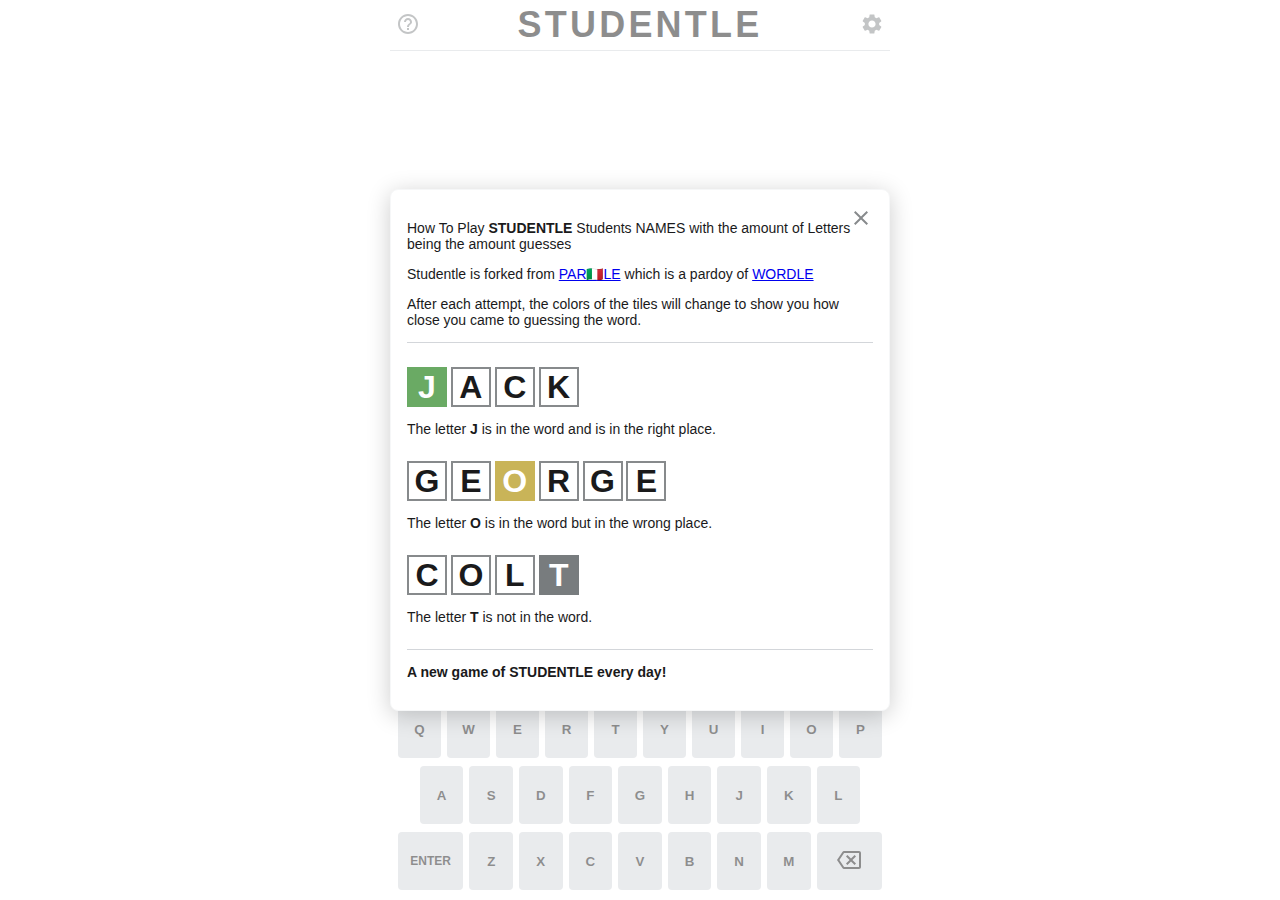
<file: index.html>
<!DOCTYPE html>
<html lang="it">
  <head>
    <meta charset="UTF-8" />
    <meta name="viewport" content="width=device-width, initial-scale=1.0, user-scalable=no" />

    <title>Studentle - Wordle But With Students</title>
    <!--<meta name="description" content="Guess the hidden word in 6 tries. A new puzzle is available each day.">-->
    <meta name="description" content="Guess the hidden student. A new puzzle is available each day.">
     
    <!-- FB Meta Tags -->
    <meta property="og:url" content="https://studentle.jackunderwood.org">
    <meta property="og:type" content="website">
    <meta property="og:title" content="Studentle - Wordle But With Students">
    <meta property="og:description" content="Guess the hidden student. A new puzzle is available each day.">
    <meta property="og:image" content=""> <!-- CHANGE LATER -->

    <!-- Twitter Meta Tags -->
    <meta name="twitter:card" content="summary_large_image">
    <meta property="twitter:domain" content="pietroppeter.github.io/wordle-it">

<link rel="apple-touch-icon" sizes="180x180" href="/apple-touch-icon.png">
<link rel="icon" type="image/png" sizes="32x32" href="/favicon-32x32.png">
<link rel="icon" type="image/png" sizes="16x16" href="/favicon-16x16.png">
<link rel="manifest" href="/site.webmanifest">
    <script>
     function randomAnalytics() {
      // analytics are loaded once every X times
      const times = 20;

      // pick a random number
      var index = Math.floor(Math.random()*times);
      console.log(index)

      if (index === 0) {
        console.log("loading analytics")
        // Append JS file to head section.
        var script = document.createElement('script');
        script.defer = true
        script.setAttribute('data-domain', 'pietroppeter.github.io/wordle-it')
        script.src = 'https://plausible.io/js/plausible.js';
        document.getElementsByTagName('head')[0].appendChild(script);	
      }
      else {
        console.log("NOT loading analytics")
      }
     };
    </script>
    <style>
      /* Global Styles & Colors */
      :root {
        --green: #6aaa64;
        --darkendGreen: #538d4e;
        --yellow: #c9b458;
        --darkendYellow: #b59f3b;
        --lightGray: #d8d8d8;
        --gray: #86888a;
        --darkGray: #939598;
        --white: #fff;
        --black: #212121;
        /* Colorblind colors */
        --orange: #f5793a;
        --blue: #85c0f9;
        font-family: 'Clear Sans', 'Helvetica Neue', Arial, sans-serif;
        font-size: 16px;
        --header-height: 50px;
        --keyboard-height: 200px;
        --game-max-width: 500px;
      }
      /* Light theme colors */
      :root {
        --color-tone-1: #1a1a1b;
        --color-tone-2: #787c7e;
        --color-tone-3: #878a8c;
        --color-tone-4: #d3d6da;
        --color-tone-5: #edeff1;
        --color-tone-6: #f6f7f8;
        --color-tone-7: #ffffff;
        --opacity-50: rgba(255, 255, 255, 0.5);
      }
      /* Dark Theme Colors */
      .nightmode {
        --color-tone-1: #d7dadc;
        --color-tone-2: #818384;
        --color-tone-3: #565758;
        --color-tone-4: #3a3a3c;
        --color-tone-5: #272729;
        --color-tone-6: #1a1a1b;
        --color-tone-7: #121213;
        --opacity-50: rgba(0, 0, 0, 0.5);
      }
      /* Constant colors and colors derived from theme */
      :root,
      .nightmode {
        --color-background: var(--color-tone-7);
      }
      :root {
        --color-present: var(--yellow);
        --color-correct: var(--green);
        --color-absent: var(--color-tone-2);
        --tile-text-color: var(--color-tone-7);
        --key-text-color: var(--color-tone-1);
        --key-evaluated-text-color: var(--color-tone-7);
        --key-bg: var(--color-tone-4);
        --key-bg-present: var(--color-present);
        --key-bg-correct: var(--color-correct);
        --key-bg-absent: var(--color-absent);
        --modal-content-bg: var(--color-tone-7);
      }
      .nightmode {
        --color-present: var(--darkendYellow);
        --color-correct: var(--darkendGreen);
        --color-absent: var(--color-tone-4);
        --tile-text-color: var(--color-tone-1);
        --key-text-color: var(--color-tone-1);
        --key-evaluated-text-color: var(--color-tone-1);
        --key-bg: var(--color-tone-2);
        --key-bg-present: var(--color-present);
        --key-bg-correct: var(--color-correct);
        --key-bg-absent: var(--color-absent);
        --modal-content-bg: var(--color-tone-7);
      }
      .colorblind {
        --color-correct: var(--orange);
        --color-present: var(--blue);
        --tile-text-color: var(--white);
        --key-bg-present: var(--color-present);
        --key-bg-correct: var(--color-correct);
        --key-bg-absent: var(--color-absent);
      }
      html {
        height: 100%;
      }
      body {
        height: 100%;
        background-color: var(--color-background);
        margin: 0;
        padding: 0;
        /* Prevent scrollbar appearing on page transition */
        overflow-y: hidden;
      }
      h2{
         margin: 
      }
    </style>
  </head>
  <body onload="randomAnalytics();">

    <script>
      (function () {
        // Defining the hash before the main bundle allows the bundle access window.hash
        window.wordle = window.wordle || {};
        window.wordle.hash = 'studentle v1';
      })();
    </script>
    <script src="wordle-it.js"></script>
    <game-app></game-app>
    
  </body>
</html>
</file>
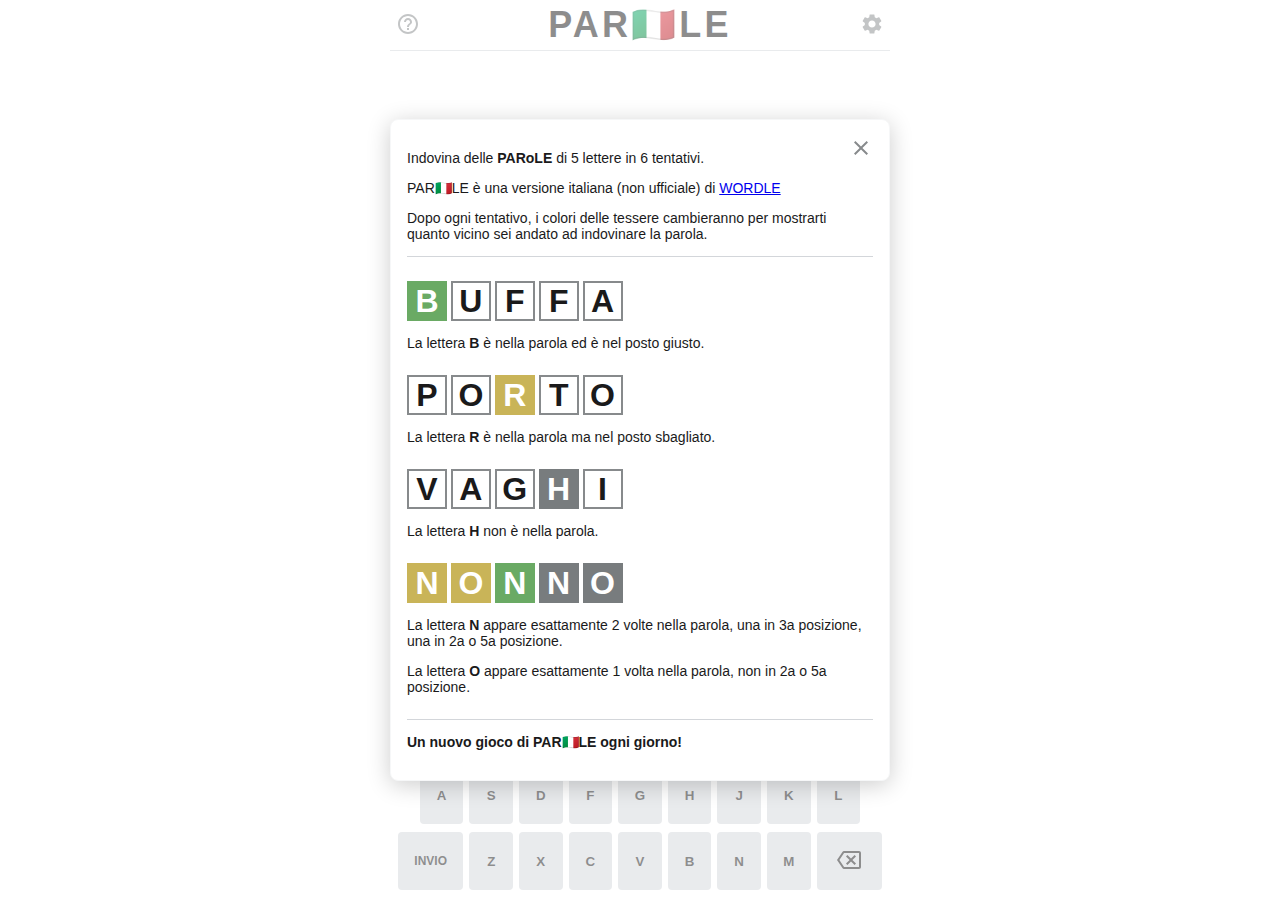
<file: test/index.html>
<!DOCTYPE html>
<html lang="it">
  <head>
    <meta charset="UTF-8" />
    <meta name="viewport" content="width=device-width, initial-scale=1.0, user-scalable=no" />

    <title>Par🇮🇹le - Un gioco di parole al giorno (Wordle in italiano)</title>
    <!--<meta name="description" content="Guess the hidden word in 6 tries. A new puzzle is available each day.">-->
    <meta name="description" content="Indovina la parola nascosta in 6 tentativi. Un nuovo puzzle ogni giorno.">
    
    <!-- FB Meta Tags -->
    <meta property="og:url" content="https://pietroppeter.github.io/wordle-it/wordle.html">
    <meta property="og:type" content="website">
    <meta property="og:title" content="Par🇮🇹le - Un gioco di parole al giorno (Wordle in italiano)">
    <meta property="og:description" content="Indovina la parola nascosta in 6 tentativi. Un nuovo puzzle ogni giorno.">
    <meta property="og:image" content="https://pietroppeter.github.io/wordle-it/images/parle_og_1200x630.png">

    <!-- Twitter Meta Tags -->
    <meta name="twitter:card" content="summary_large_image">
    <meta property="twitter:domain" content="pietroppeter.github.io/wordle-it">

    <meta name="theme-color" content="#6aaa64" />
    <link rel="manifest" href="manifest.json" />
    <link href="images/parle_logo_32x32.png" rel="icon shortcut" sizes="3232" />
    <link href="images/parle_logo_192x192.png" rel="apple-touch-icon" />
    <script>
     function randomAnalytics() {
      // analytics are loaded once every X times
      const times = 10;

      // pick a random number
      var index = Math.floor(Math.random()*times);
      console.log(index)

      if (index === 0) {
        console.log("loading analytics")
        // Append JS file to head section.
        var script = document.createElement('script');
        script.defer = true
        script.setAttribute('data-domain', 'pietroppeter.github.io/wordle-it')
        script.src = 'https://plausible.io/js/plausible.js';
        document.getElementsByTagName('head')[0].appendChild(script);	
      }
      else {
        console.log("NOT loading analytics")
      }
     };
    </script>
    <style>
      /* Global Styles & Colors */
      :root {
        --green: #6aaa64;
        --darkendGreen: #538d4e;
        --yellow: #c9b458;
        --darkendYellow: #b59f3b;
        --lightGray: #d8d8d8;
        --gray: #86888a;
        --darkGray: #939598;
        --white: #fff;
        --black: #212121;
        /* Colorblind colors */
        --orange: #f5793a;
        --blue: #85c0f9;
        font-family: 'Clear Sans', 'Helvetica Neue', Arial, sans-serif;
        font-size: 16px;
        --header-height: 50px;
        --keyboard-height: 200px;
        --game-max-width: 500px;
      }
      /* Light theme colors */
      :root {
        --color-tone-1: #1a1a1b;
        --color-tone-2: #787c7e;
        --color-tone-3: #878a8c;
        --color-tone-4: #d3d6da;
        --color-tone-5: #edeff1;
        --color-tone-6: #f6f7f8;
        --color-tone-7: #ffffff;
        --opacity-50: rgba(255, 255, 255, 0.5);
      }
      /* Dark Theme Colors */
      .nightmode {
        --color-tone-1: #d7dadc;
        --color-tone-2: #818384;
        --color-tone-3: #565758;
        --color-tone-4: #3a3a3c;
        --color-tone-5: #272729;
        --color-tone-6: #1a1a1b;
        --color-tone-7: #121213;
        --opacity-50: rgba(0, 0, 0, 0.5);
      }
      /* Constant colors and colors derived from theme */
      :root,
      .nightmode {
        --color-background: var(--color-tone-7);
      }
      :root {
        --color-present: var(--yellow);
        --color-correct: var(--green);
        --color-absent: var(--color-tone-2);
        --tile-text-color: var(--color-tone-7);
        --key-text-color: var(--color-tone-1);
        --key-evaluated-text-color: var(--color-tone-7);
        --key-bg: var(--color-tone-4);
        --key-bg-present: var(--color-present);
        --key-bg-correct: var(--color-correct);
        --key-bg-absent: var(--color-absent);
        --modal-content-bg: var(--color-tone-7);
      }
      .nightmode {
        --color-present: var(--darkendYellow);
        --color-correct: var(--darkendGreen);
        --color-absent: var(--color-tone-4);
        --tile-text-color: var(--color-tone-1);
        --key-text-color: var(--color-tone-1);
        --key-evaluated-text-color: var(--color-tone-1);
        --key-bg: var(--color-tone-2);
        --key-bg-present: var(--color-present);
        --key-bg-correct: var(--color-correct);
        --key-bg-absent: var(--color-absent);
        --modal-content-bg: var(--color-tone-7);
      }
      .colorblind {
        --color-correct: var(--orange);
        --color-present: var(--blue);
        --tile-text-color: var(--white);
        --key-bg-present: var(--color-present);
        --key-bg-correct: var(--color-correct);
        --key-bg-absent: var(--color-absent);
      }
      html {
        height: 100%;
      }
      body {
        height: 100%;
        background-color: var(--color-background);
        margin: 0;
        padding: 0;
        /* Prevent scrollbar appearing on page transition */
        overflow-y: hidden;
      }
    </style>
  </head>
  <body onload="randomAnalytics();">
    <script>
      (function () {
        // Defining the hash before the main bundle allows the bundle access window.hash
        window.wordle = window.wordle || {};
        window.wordle.hash = 'parle v220317';
      })();
    </script>
    <script src="wordle-it.js"></script>
    <game-app></game-app>
  </body>
</html>
</file>
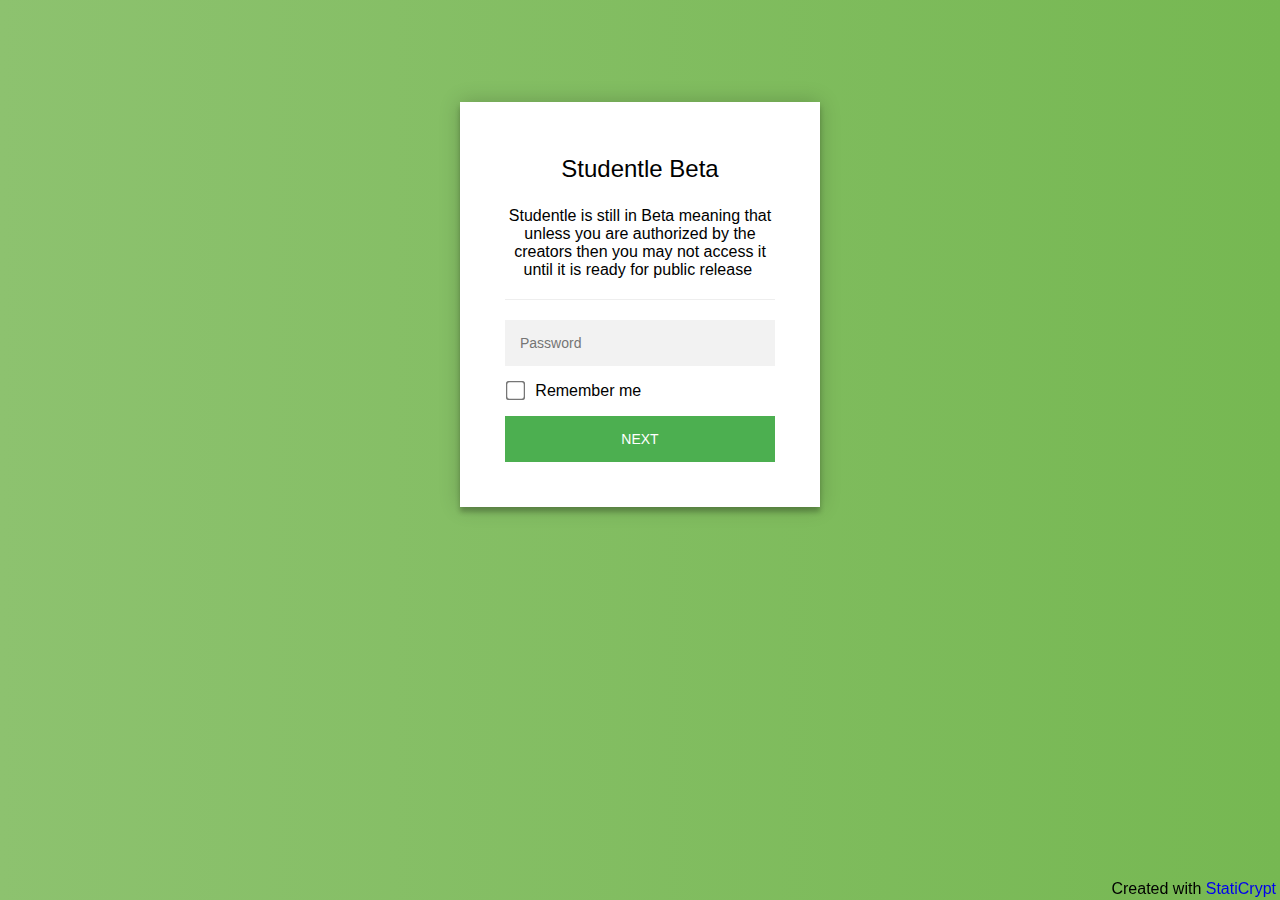
<file: encrypted.html>
<!doctype html>
<html class="staticrypt-html">
<head>
    <meta charset="utf-8">
    <title>Studentle Beta</title>
    <meta name="viewport" content="width=device-width, initial-scale=1">

    <!-- do not cache this page -->
    <meta http-equiv="cache-control" content="max-age=0"/>
    <meta http-equiv="cache-control" content="no-cache"/>
    <meta http-equiv="expires" content="0"/>
    <meta http-equiv="expires" content="Tue, 01 Jan 1980 1:00:00 GMT"/>
    <meta http-equiv="pragma" content="no-cache"/>

    <style>
        .staticrypt-hr {
            margin-top: 20px;
            margin-bottom: 20px;
            border: 0;
            border-top: 1px solid #eee;
        }

        .staticrypt-page {
            width: 360px;
            padding: 8% 0 0;
            margin: auto;
            box-sizing: border-box;
        }

        .staticrypt-form {
            position: relative;
            z-index: 1;
            background: #FFFFFF;
            max-width: 360px;
            margin: 0 auto 100px;
            padding: 45px;
            text-align: center;
            box-shadow: 0 0 20px 0 rgba(0, 0, 0, 0.2), 0 5px 5px 0 rgba(0, 0, 0, 0.24);
        }

        .staticrypt-form input[type="password"] {
            outline: 0;
            background: #f2f2f2;
            width: 100%;
            border: 0;
            margin: 0 0 15px;
            padding: 15px;
            box-sizing: border-box;
            font-size: 14px;
        }

        .staticrypt-form .staticrypt-decrypt-button {
            text-transform: uppercase;
            outline: 0;
            background: #4CAF50;
            width: 100%;
            border: 0;
            padding: 15px;
            color: #FFFFFF;
            font-size: 14px;
            cursor: pointer;
        }

        .staticrypt-form .staticrypt-decrypt-button:hover, .staticrypt-form .staticrypt-decrypt-button:active, .staticrypt-form .staticrypt-decrypt-button:focus {
            background: #43A047;
        }

        .staticrypt-html {
            height: 100%;
        }

        .staticrypt-body {
            height: 100%;
            margin: 0;
        }

        .staticrypt-content {
            height: 100%;
            margin-bottom: 1em;
            background: #76b852; /* fallback for old browsers */
            background: -webkit-linear-gradient(right, #76b852, #8DC26F);
            background: -moz-linear-gradient(right, #76b852, #8DC26F);
            background: -o-linear-gradient(right, #76b852, #8DC26F);
            background: linear-gradient(to left, #76b852, #8DC26F);
            font-family: "Arial", sans-serif;
            -webkit-font-smoothing: antialiased;
            -moz-osx-font-smoothing: grayscale;
        }

        .staticrypt-instructions {
            margin-top: -1em;
            margin-bottom: 1em;
        }

        .staticrypt-title {
            font-size: 1.5em;
        }

        .staticrypt-footer {
            position: fixed;
            height: 20px;
            font-size: 16px;
            padding: 2px;
            bottom: 0;
            left: 0;
            right: 0;
            margin-bottom: 0;
        }

        .staticrypt-footer p {
            margin: 2px;
            text-align: center;
            float: right;
        }

        .staticrypt-footer a {
            text-decoration: none;
        }

        label.staticrypt-remember {
            display: flex;
            align-items: center;
            margin-bottom: 1em;
        }

        .staticrypt-remember input[type=checkbox] {
            transform: scale(1.5);
            margin-right: 1em;
        }

        .hidden {
            display: none !important;
        }

        .staticrypt-spinner-container {
            height: 100%;
            display: flex;
            align-items: center;
            justify-content: center;
        }

        .staticrypt-spinner {
            display: inline-block;
            width: 2rem;
            height: 2rem;
            vertical-align: text-bottom;
            border: 0.25em solid gray;
            border-right-color: transparent;
            border-radius: 50%;
            -webkit-animation: spinner-border .75s linear infinite;
            animation: spinner-border .75s linear infinite;
            animation-duration: 0.75s;
            animation-timing-function: linear;
            animation-delay: 0s;
            animation-iteration-count: infinite;
            animation-direction: normal;
            animation-fill-mode: none;
            animation-play-state: running;
            animation-name: spinner-border;
        }

        @keyframes spinner-border {
            100% {
                transform: rotate(360deg);
            }
        }
    </style>
</head>

<body class="staticrypt-body">

<div id="staticrypt_loading" class="staticrypt-spinner-container">
    <div class="staticrypt-spinner"></div>
</div>

<div id="staticrypt_content" class="staticrypt-content hidden">
    <div class="staticrypt-page">
        <div class="staticrypt-form">
            <div class="staticrypt-instructions">
                <p class="staticrypt-title">Studentle Beta</p>
                <p><p>Studentle is still in Beta meaning that unless you are&nbsp;authorized by the creators then you may not access it until it is ready for public release&nbsp;</p>
</p>
            </div>

            <hr class="staticrypt-hr">

            <form id="staticrypt-form" action="#" method="post">
                <input id="staticrypt-password"
                       type="password"
                       name="password"
                       placeholder="Password"
                       autofocus/>

                <label id="staticrypt-remember-label" class="staticrypt-remember hidden">
                    <input id="staticrypt-remember"
                           type="checkbox"
                           name="remember"/>
                    Remember me
                </label>

                <input type="submit" class="staticrypt-decrypt-button" value="Next"/>
            </form>
        </div>

    </div>

    <footer class="staticrypt-footer">
        <p class="pull-right">Created with <a href="https://robinmoisson.github.io/staticrypt">StatiCrypt</a></p>
    </footer>
</div>


<script>/**
 * Crypto JS 3.1.9-1
 * Copied as is from https://cdnjs.cloudflare.com/ajax/libs/crypto-js/3.1.9-1/crypto-js.min.js
 */
!function(t,r){"object"==typeof exports?module.exports=exports=r():"function"==typeof define&&define.amd?define([],r):t.CryptoJS=r()}(this,function(){var t=t||function(t,r){var e=Object.create||function(){function t(){}return function(r){var e;return t.prototype=r,e=new t,t.prototype=null,e}}(),i={},n=i.lib={},o=n.Base=function(){return{extend:function(t){var r=e(this);return t&&r.mixIn(t),r.hasOwnProperty("init")&&this.init!==r.init||(r.init=function(){r.$super.init.apply(this,arguments)}),r.init.prototype=r,r.$super=this,r},create:function(){var t=this.extend();return t.init.apply(t,arguments),t},init:function(){},mixIn:function(t){for(var r in t)t.hasOwnProperty(r)&&(this[r]=t[r]);t.hasOwnProperty("toString")&&(this.toString=t.toString)},clone:function(){return this.init.prototype.extend(this)}}}(),s=n.WordArray=o.extend({init:function(t,e){t=this.words=t||[],e!=r?this.sigBytes=e:this.sigBytes=4*t.length},toString:function(t){return(t||c).stringify(this)},concat:function(t){var r=this.words,e=t.words,i=this.sigBytes,n=t.sigBytes;if(this.clamp(),i%4)for(var o=0;o<n;o++){var s=e[o>>>2]>>>24-o%4*8&255;r[i+o>>>2]|=s<<24-(i+o)%4*8}else for(var o=0;o<n;o+=4)r[i+o>>>2]=e[o>>>2];return this.sigBytes+=n,this},clamp:function(){var r=this.words,e=this.sigBytes;r[e>>>2]&=4294967295<<32-e%4*8,r.length=t.ceil(e/4)},clone:function(){var t=o.clone.call(this);return t.words=this.words.slice(0),t},random:function(r){for(var e,i=[],n=function(r){var r=r,e=987654321,i=4294967295;return function(){e=36969*(65535&e)+(e>>16)&i,r=18e3*(65535&r)+(r>>16)&i;var n=(e<<16)+r&i;return n/=4294967296,n+=.5,n*(t.random()>.5?1:-1)}},o=0;o<r;o+=4){var a=n(4294967296*(e||t.random()));e=987654071*a(),i.push(4294967296*a()|0)}return new s.init(i,r)}}),a=i.enc={},c=a.Hex={stringify:function(t){for(var r=t.words,e=t.sigBytes,i=[],n=0;n<e;n++){var o=r[n>>>2]>>>24-n%4*8&255;i.push((o>>>4).toString(16)),i.push((15&o).toString(16))}return i.join("")},parse:function(t){for(var r=t.length,e=[],i=0;i<r;i+=2)e[i>>>3]|=parseInt(t.substr(i,2),16)<<24-i%8*4;return new s.init(e,r/2)}},h=a.Latin1={stringify:function(t){for(var r=t.words,e=t.sigBytes,i=[],n=0;n<e;n++){var o=r[n>>>2]>>>24-n%4*8&255;i.push(String.fromCharCode(o))}return i.join("")},parse:function(t){for(var r=t.length,e=[],i=0;i<r;i++)e[i>>>2]|=(255&t.charCodeAt(i))<<24-i%4*8;return new s.init(e,r)}},l=a.Utf8={stringify:function(t){try{return decodeURIComponent(escape(h.stringify(t)))}catch(t){throw new Error("Malformed UTF-8 data")}},parse:function(t){return h.parse(unescape(encodeURIComponent(t)))}},f=n.BufferedBlockAlgorithm=o.extend({reset:function(){this._data=new s.init,this._nDataBytes=0},_append:function(t){"string"==typeof t&&(t=l.parse(t)),this._data.concat(t),this._nDataBytes+=t.sigBytes},_process:function(r){var e=this._data,i=e.words,n=e.sigBytes,o=this.blockSize,a=4*o,c=n/a;c=r?t.ceil(c):t.max((0|c)-this._minBufferSize,0);var h=c*o,l=t.min(4*h,n);if(h){for(var f=0;f<h;f+=o)this._doProcessBlock(i,f);var u=i.splice(0,h);e.sigBytes-=l}return new s.init(u,l)},clone:function(){var t=o.clone.call(this);return t._data=this._data.clone(),t},_minBufferSize:0}),u=(n.Hasher=f.extend({cfg:o.extend(),init:function(t){this.cfg=this.cfg.extend(t),this.reset()},reset:function(){f.reset.call(this),this._doReset()},update:function(t){return this._append(t),this._process(),this},finalize:function(t){t&&this._append(t);var r=this._doFinalize();return r},blockSize:16,_createHelper:function(t){return function(r,e){return new t.init(e).finalize(r)}},_createHmacHelper:function(t){return function(r,e){return new u.HMAC.init(t,e).finalize(r)}}}),i.algo={});return i}(Math);return function(){function r(t,r,e){for(var i=[],o=0,s=0;s<r;s++)if(s%4){var a=e[t.charCodeAt(s-1)]<<s%4*2,c=e[t.charCodeAt(s)]>>>6-s%4*2;i[o>>>2]|=(a|c)<<24-o%4*8,o++}return n.create(i,o)}var e=t,i=e.lib,n=i.WordArray,o=e.enc;o.Base64={stringify:function(t){var r=t.words,e=t.sigBytes,i=this._map;t.clamp();for(var n=[],o=0;o<e;o+=3)for(var s=r[o>>>2]>>>24-o%4*8&255,a=r[o+1>>>2]>>>24-(o+1)%4*8&255,c=r[o+2>>>2]>>>24-(o+2)%4*8&255,h=s<<16|a<<8|c,l=0;l<4&&o+.75*l<e;l++)n.push(i.charAt(h>>>6*(3-l)&63));var f=i.charAt(64);if(f)for(;n.length%4;)n.push(f);return n.join("")},parse:function(t){var e=t.length,i=this._map,n=this._reverseMap;if(!n){n=this._reverseMap=[];for(var o=0;o<i.length;o++)n[i.charCodeAt(o)]=o}var s=i.charAt(64);if(s){var a=t.indexOf(s);a!==-1&&(e=a)}return r(t,e,n)},_map:"ABCDEFGHIJKLMNOPQRSTUVWXYZabcdefghijklmnopqrstuvwxyz0123456789+/="}}(),function(r){function e(t,r,e,i,n,o,s){var a=t+(r&e|~r&i)+n+s;return(a<<o|a>>>32-o)+r}function i(t,r,e,i,n,o,s){var a=t+(r&i|e&~i)+n+s;return(a<<o|a>>>32-o)+r}function n(t,r,e,i,n,o,s){var a=t+(r^e^i)+n+s;return(a<<o|a>>>32-o)+r}function o(t,r,e,i,n,o,s){var a=t+(e^(r|~i))+n+s;return(a<<o|a>>>32-o)+r}var s=t,a=s.lib,c=a.WordArray,h=a.Hasher,l=s.algo,f=[];!function(){for(var t=0;t<64;t++)f[t]=4294967296*r.abs(r.sin(t+1))|0}();var u=l.MD5=h.extend({_doReset:function(){this._hash=new c.init([1732584193,4023233417,2562383102,271733878])},_doProcessBlock:function(t,r){for(var s=0;s<16;s++){var a=r+s,c=t[a];t[a]=16711935&(c<<8|c>>>24)|4278255360&(c<<24|c>>>8)}var h=this._hash.words,l=t[r+0],u=t[r+1],d=t[r+2],v=t[r+3],p=t[r+4],_=t[r+5],y=t[r+6],g=t[r+7],B=t[r+8],w=t[r+9],k=t[r+10],S=t[r+11],m=t[r+12],x=t[r+13],b=t[r+14],H=t[r+15],z=h[0],A=h[1],C=h[2],D=h[3];z=e(z,A,C,D,l,7,f[0]),D=e(D,z,A,C,u,12,f[1]),C=e(C,D,z,A,d,17,f[2]),A=e(A,C,D,z,v,22,f[3]),z=e(z,A,C,D,p,7,f[4]),D=e(D,z,A,C,_,12,f[5]),C=e(C,D,z,A,y,17,f[6]),A=e(A,C,D,z,g,22,f[7]),z=e(z,A,C,D,B,7,f[8]),D=e(D,z,A,C,w,12,f[9]),C=e(C,D,z,A,k,17,f[10]),A=e(A,C,D,z,S,22,f[11]),z=e(z,A,C,D,m,7,f[12]),D=e(D,z,A,C,x,12,f[13]),C=e(C,D,z,A,b,17,f[14]),A=e(A,C,D,z,H,22,f[15]),z=i(z,A,C,D,u,5,f[16]),D=i(D,z,A,C,y,9,f[17]),C=i(C,D,z,A,S,14,f[18]),A=i(A,C,D,z,l,20,f[19]),z=i(z,A,C,D,_,5,f[20]),D=i(D,z,A,C,k,9,f[21]),C=i(C,D,z,A,H,14,f[22]),A=i(A,C,D,z,p,20,f[23]),z=i(z,A,C,D,w,5,f[24]),D=i(D,z,A,C,b,9,f[25]),C=i(C,D,z,A,v,14,f[26]),A=i(A,C,D,z,B,20,f[27]),z=i(z,A,C,D,x,5,f[28]),D=i(D,z,A,C,d,9,f[29]),C=i(C,D,z,A,g,14,f[30]),A=i(A,C,D,z,m,20,f[31]),z=n(z,A,C,D,_,4,f[32]),D=n(D,z,A,C,B,11,f[33]),C=n(C,D,z,A,S,16,f[34]),A=n(A,C,D,z,b,23,f[35]),z=n(z,A,C,D,u,4,f[36]),D=n(D,z,A,C,p,11,f[37]),C=n(C,D,z,A,g,16,f[38]),A=n(A,C,D,z,k,23,f[39]),z=n(z,A,C,D,x,4,f[40]),D=n(D,z,A,C,l,11,f[41]),C=n(C,D,z,A,v,16,f[42]),A=n(A,C,D,z,y,23,f[43]),z=n(z,A,C,D,w,4,f[44]),D=n(D,z,A,C,m,11,f[45]),C=n(C,D,z,A,H,16,f[46]),A=n(A,C,D,z,d,23,f[47]),z=o(z,A,C,D,l,6,f[48]),D=o(D,z,A,C,g,10,f[49]),C=o(C,D,z,A,b,15,f[50]),A=o(A,C,D,z,_,21,f[51]),z=o(z,A,C,D,m,6,f[52]),D=o(D,z,A,C,v,10,f[53]),C=o(C,D,z,A,k,15,f[54]),A=o(A,C,D,z,u,21,f[55]),z=o(z,A,C,D,B,6,f[56]),D=o(D,z,A,C,H,10,f[57]),C=o(C,D,z,A,y,15,f[58]),A=o(A,C,D,z,x,21,f[59]),z=o(z,A,C,D,p,6,f[60]),D=o(D,z,A,C,S,10,f[61]),C=o(C,D,z,A,d,15,f[62]),A=o(A,C,D,z,w,21,f[63]),h[0]=h[0]+z|0,h[1]=h[1]+A|0,h[2]=h[2]+C|0,h[3]=h[3]+D|0},_doFinalize:function(){var t=this._data,e=t.words,i=8*this._nDataBytes,n=8*t.sigBytes;e[n>>>5]|=128<<24-n%32;var o=r.floor(i/4294967296),s=i;e[(n+64>>>9<<4)+15]=16711935&(o<<8|o>>>24)|4278255360&(o<<24|o>>>8),e[(n+64>>>9<<4)+14]=16711935&(s<<8|s>>>24)|4278255360&(s<<24|s>>>8),t.sigBytes=4*(e.length+1),this._process();for(var a=this._hash,c=a.words,h=0;h<4;h++){var l=c[h];c[h]=16711935&(l<<8|l>>>24)|4278255360&(l<<24|l>>>8)}return a},clone:function(){var t=h.clone.call(this);return t._hash=this._hash.clone(),t}});s.MD5=h._createHelper(u),s.HmacMD5=h._createHmacHelper(u)}(Math),function(){var r=t,e=r.lib,i=e.WordArray,n=e.Hasher,o=r.algo,s=[],a=o.SHA1=n.extend({_doReset:function(){this._hash=new i.init([1732584193,4023233417,2562383102,271733878,3285377520])},_doProcessBlock:function(t,r){for(var e=this._hash.words,i=e[0],n=e[1],o=e[2],a=e[3],c=e[4],h=0;h<80;h++){if(h<16)s[h]=0|t[r+h];else{var l=s[h-3]^s[h-8]^s[h-14]^s[h-16];s[h]=l<<1|l>>>31}var f=(i<<5|i>>>27)+c+s[h];f+=h<20?(n&o|~n&a)+1518500249:h<40?(n^o^a)+1859775393:h<60?(n&o|n&a|o&a)-1894007588:(n^o^a)-899497514,c=a,a=o,o=n<<30|n>>>2,n=i,i=f}e[0]=e[0]+i|0,e[1]=e[1]+n|0,e[2]=e[2]+o|0,e[3]=e[3]+a|0,e[4]=e[4]+c|0},_doFinalize:function(){var t=this._data,r=t.words,e=8*this._nDataBytes,i=8*t.sigBytes;return r[i>>>5]|=128<<24-i%32,r[(i+64>>>9<<4)+14]=Math.floor(e/4294967296),r[(i+64>>>9<<4)+15]=e,t.sigBytes=4*r.length,this._process(),this._hash},clone:function(){var t=n.clone.call(this);return t._hash=this._hash.clone(),t}});r.SHA1=n._createHelper(a),r.HmacSHA1=n._createHmacHelper(a)}(),function(r){var e=t,i=e.lib,n=i.WordArray,o=i.Hasher,s=e.algo,a=[],c=[];!function(){function t(t){for(var e=r.sqrt(t),i=2;i<=e;i++)if(!(t%i))return!1;return!0}function e(t){return 4294967296*(t-(0|t))|0}for(var i=2,n=0;n<64;)t(i)&&(n<8&&(a[n]=e(r.pow(i,.5))),c[n]=e(r.pow(i,1/3)),n++),i++}();var h=[],l=s.SHA256=o.extend({_doReset:function(){this._hash=new n.init(a.slice(0))},_doProcessBlock:function(t,r){for(var e=this._hash.words,i=e[0],n=e[1],o=e[2],s=e[3],a=e[4],l=e[5],f=e[6],u=e[7],d=0;d<64;d++){if(d<16)h[d]=0|t[r+d];else{var v=h[d-15],p=(v<<25|v>>>7)^(v<<14|v>>>18)^v>>>3,_=h[d-2],y=(_<<15|_>>>17)^(_<<13|_>>>19)^_>>>10;h[d]=p+h[d-7]+y+h[d-16]}var g=a&l^~a&f,B=i&n^i&o^n&o,w=(i<<30|i>>>2)^(i<<19|i>>>13)^(i<<10|i>>>22),k=(a<<26|a>>>6)^(a<<21|a>>>11)^(a<<7|a>>>25),S=u+k+g+c[d]+h[d],m=w+B;u=f,f=l,l=a,a=s+S|0,s=o,o=n,n=i,i=S+m|0}e[0]=e[0]+i|0,e[1]=e[1]+n|0,e[2]=e[2]+o|0,e[3]=e[3]+s|0,e[4]=e[4]+a|0,e[5]=e[5]+l|0,e[6]=e[6]+f|0,e[7]=e[7]+u|0},_doFinalize:function(){var t=this._data,e=t.words,i=8*this._nDataBytes,n=8*t.sigBytes;return e[n>>>5]|=128<<24-n%32,e[(n+64>>>9<<4)+14]=r.floor(i/4294967296),e[(n+64>>>9<<4)+15]=i,t.sigBytes=4*e.length,this._process(),this._hash},clone:function(){var t=o.clone.call(this);return t._hash=this._hash.clone(),t}});e.SHA256=o._createHelper(l),e.HmacSHA256=o._createHmacHelper(l)}(Math),function(){function r(t){return t<<8&4278255360|t>>>8&16711935}var e=t,i=e.lib,n=i.WordArray,o=e.enc;o.Utf16=o.Utf16BE={stringify:function(t){for(var r=t.words,e=t.sigBytes,i=[],n=0;n<e;n+=2){var o=r[n>>>2]>>>16-n%4*8&65535;i.push(String.fromCharCode(o))}return i.join("")},parse:function(t){for(var r=t.length,e=[],i=0;i<r;i++)e[i>>>1]|=t.charCodeAt(i)<<16-i%2*16;return n.create(e,2*r)}};o.Utf16LE={stringify:function(t){for(var e=t.words,i=t.sigBytes,n=[],o=0;o<i;o+=2){var s=r(e[o>>>2]>>>16-o%4*8&65535);n.push(String.fromCharCode(s))}return n.join("")},parse:function(t){for(var e=t.length,i=[],o=0;o<e;o++)i[o>>>1]|=r(t.charCodeAt(o)<<16-o%2*16);return n.create(i,2*e)}}}(),function(){if("function"==typeof ArrayBuffer){var r=t,e=r.lib,i=e.WordArray,n=i.init,o=i.init=function(t){if(t instanceof ArrayBuffer&&(t=new Uint8Array(t)),(t instanceof Int8Array||"undefined"!=typeof Uint8ClampedArray&&t instanceof Uint8ClampedArray||t instanceof Int16Array||t instanceof Uint16Array||t instanceof Int32Array||t instanceof Uint32Array||t instanceof Float32Array||t instanceof Float64Array)&&(t=new Uint8Array(t.buffer,t.byteOffset,t.byteLength)),t instanceof Uint8Array){for(var r=t.byteLength,e=[],i=0;i<r;i++)e[i>>>2]|=t[i]<<24-i%4*8;n.call(this,e,r)}else n.apply(this,arguments)};o.prototype=i}}(),function(r){function e(t,r,e){return t^r^e}function i(t,r,e){return t&r|~t&e}function n(t,r,e){return(t|~r)^e}function o(t,r,e){return t&e|r&~e}function s(t,r,e){return t^(r|~e)}function a(t,r){return t<<r|t>>>32-r}var c=t,h=c.lib,l=h.WordArray,f=h.Hasher,u=c.algo,d=l.create([0,1,2,3,4,5,6,7,8,9,10,11,12,13,14,15,7,4,13,1,10,6,15,3,12,0,9,5,2,14,11,8,3,10,14,4,9,15,8,1,2,7,0,6,13,11,5,12,1,9,11,10,0,8,12,4,13,3,7,15,14,5,6,2,4,0,5,9,7,12,2,10,14,1,3,8,11,6,15,13]),v=l.create([5,14,7,0,9,2,11,4,13,6,15,8,1,10,3,12,6,11,3,7,0,13,5,10,14,15,8,12,4,9,1,2,15,5,1,3,7,14,6,9,11,8,12,2,10,0,4,13,8,6,4,1,3,11,15,0,5,12,2,13,9,7,10,14,12,15,10,4,1,5,8,7,6,2,13,14,0,3,9,11]),p=l.create([11,14,15,12,5,8,7,9,11,13,14,15,6,7,9,8,7,6,8,13,11,9,7,15,7,12,15,9,11,7,13,12,11,13,6,7,14,9,13,15,14,8,13,6,5,12,7,5,11,12,14,15,14,15,9,8,9,14,5,6,8,6,5,12,9,15,5,11,6,8,13,12,5,12,13,14,11,8,5,6]),_=l.create([8,9,9,11,13,15,15,5,7,7,8,11,14,14,12,6,9,13,15,7,12,8,9,11,7,7,12,7,6,15,13,11,9,7,15,11,8,6,6,14,12,13,5,14,13,13,7,5,15,5,8,11,14,14,6,14,6,9,12,9,12,5,15,8,8,5,12,9,12,5,14,6,8,13,6,5,15,13,11,11]),y=l.create([0,1518500249,1859775393,2400959708,2840853838]),g=l.create([1352829926,1548603684,1836072691,2053994217,0]),B=u.RIPEMD160=f.extend({_doReset:function(){this._hash=l.create([1732584193,4023233417,2562383102,271733878,3285377520])},_doProcessBlock:function(t,r){for(var c=0;c<16;c++){var h=r+c,l=t[h];t[h]=16711935&(l<<8|l>>>24)|4278255360&(l<<24|l>>>8)}var f,u,B,w,k,S,m,x,b,H,z=this._hash.words,A=y.words,C=g.words,D=d.words,R=v.words,E=p.words,M=_.words;S=f=z[0],m=u=z[1],x=B=z[2],b=w=z[3],H=k=z[4];for(var F,c=0;c<80;c+=1)F=f+t[r+D[c]]|0,F+=c<16?e(u,B,w)+A[0]:c<32?i(u,B,w)+A[1]:c<48?n(u,B,w)+A[2]:c<64?o(u,B,w)+A[3]:s(u,B,w)+A[4],F|=0,F=a(F,E[c]),F=F+k|0,f=k,k=w,w=a(B,10),B=u,u=F,F=S+t[r+R[c]]|0,F+=c<16?s(m,x,b)+C[0]:c<32?o(m,x,b)+C[1]:c<48?n(m,x,b)+C[2]:c<64?i(m,x,b)+C[3]:e(m,x,b)+C[4],F|=0,F=a(F,M[c]),F=F+H|0,S=H,H=b,b=a(x,10),x=m,m=F;F=z[1]+B+b|0,z[1]=z[2]+w+H|0,z[2]=z[3]+k+S|0,z[3]=z[4]+f+m|0,z[4]=z[0]+u+x|0,z[0]=F},_doFinalize:function(){var t=this._data,r=t.words,e=8*this._nDataBytes,i=8*t.sigBytes;r[i>>>5]|=128<<24-i%32,r[(i+64>>>9<<4)+14]=16711935&(e<<8|e>>>24)|4278255360&(e<<24|e>>>8),t.sigBytes=4*(r.length+1),this._process();for(var n=this._hash,o=n.words,s=0;s<5;s++){var a=o[s];o[s]=16711935&(a<<8|a>>>24)|4278255360&(a<<24|a>>>8)}return n},clone:function(){var t=f.clone.call(this);return t._hash=this._hash.clone(),t}});c.RIPEMD160=f._createHelper(B),c.HmacRIPEMD160=f._createHmacHelper(B)}(Math),function(){var r=t,e=r.lib,i=e.Base,n=r.enc,o=n.Utf8,s=r.algo;s.HMAC=i.extend({init:function(t,r){t=this._hasher=new t.init,"string"==typeof r&&(r=o.parse(r));var e=t.blockSize,i=4*e;r.sigBytes>i&&(r=t.finalize(r)),r.clamp();for(var n=this._oKey=r.clone(),s=this._iKey=r.clone(),a=n.words,c=s.words,h=0;h<e;h++)a[h]^=1549556828,c[h]^=909522486;n.sigBytes=s.sigBytes=i,this.reset()},reset:function(){var t=this._hasher;t.reset(),t.update(this._iKey)},update:function(t){return this._hasher.update(t),this},finalize:function(t){var r=this._hasher,e=r.finalize(t);r.reset();var i=r.finalize(this._oKey.clone().concat(e));return i}})}(),function(){var r=t,e=r.lib,i=e.Base,n=e.WordArray,o=r.algo,s=o.SHA1,a=o.HMAC,c=o.PBKDF2=i.extend({cfg:i.extend({keySize:4,hasher:s,iterations:1}),init:function(t){this.cfg=this.cfg.extend(t)},compute:function(t,r){for(var e=this.cfg,i=a.create(e.hasher,t),o=n.create(),s=n.create([1]),c=o.words,h=s.words,l=e.keySize,f=e.iterations;c.length<l;){var u=i.update(r).finalize(s);i.reset();for(var d=u.words,v=d.length,p=u,_=1;_<f;_++){p=i.finalize(p),i.reset();for(var y=p.words,g=0;g<v;g++)d[g]^=y[g]}o.concat(u),h[0]++}return o.sigBytes=4*l,o}});r.PBKDF2=function(t,r,e){return c.create(e).compute(t,r)}}(),function(){var r=t,e=r.lib,i=e.Base,n=e.WordArray,o=r.algo,s=o.MD5,a=o.EvpKDF=i.extend({cfg:i.extend({keySize:4,hasher:s,iterations:1}),init:function(t){this.cfg=this.cfg.extend(t)},compute:function(t,r){for(var e=this.cfg,i=e.hasher.create(),o=n.create(),s=o.words,a=e.keySize,c=e.iterations;s.length<a;){h&&i.update(h);var h=i.update(t).finalize(r);i.reset();for(var l=1;l<c;l++)h=i.finalize(h),i.reset();o.concat(h)}return o.sigBytes=4*a,o}});r.EvpKDF=function(t,r,e){return a.create(e).compute(t,r)}}(),function(){var r=t,e=r.lib,i=e.WordArray,n=r.algo,o=n.SHA256,s=n.SHA224=o.extend({_doReset:function(){this._hash=new i.init([3238371032,914150663,812702999,4144912697,4290775857,1750603025,1694076839,3204075428])},_doFinalize:function(){var t=o._doFinalize.call(this);return t.sigBytes-=4,t}});r.SHA224=o._createHelper(s),r.HmacSHA224=o._createHmacHelper(s)}(),function(r){var e=t,i=e.lib,n=i.Base,o=i.WordArray,s=e.x64={};s.Word=n.extend({init:function(t,r){this.high=t,this.low=r}}),s.WordArray=n.extend({init:function(t,e){t=this.words=t||[],e!=r?this.sigBytes=e:this.sigBytes=8*t.length},toX32:function(){for(var t=this.words,r=t.length,e=[],i=0;i<r;i++){var n=t[i];e.push(n.high),e.push(n.low)}return o.create(e,this.sigBytes)},clone:function(){for(var t=n.clone.call(this),r=t.words=this.words.slice(0),e=r.length,i=0;i<e;i++)r[i]=r[i].clone();return t}})}(),function(r){var e=t,i=e.lib,n=i.WordArray,o=i.Hasher,s=e.x64,a=s.Word,c=e.algo,h=[],l=[],f=[];!function(){for(var t=1,r=0,e=0;e<24;e++){h[t+5*r]=(e+1)*(e+2)/2%64;var i=r%5,n=(2*t+3*r)%5;t=i,r=n}for(var t=0;t<5;t++)for(var r=0;r<5;r++)l[t+5*r]=r+(2*t+3*r)%5*5;for(var o=1,s=0;s<24;s++){for(var c=0,u=0,d=0;d<7;d++){if(1&o){var v=(1<<d)-1;v<32?u^=1<<v:c^=1<<v-32}128&o?o=o<<1^113:o<<=1}f[s]=a.create(c,u)}}();var u=[];!function(){for(var t=0;t<25;t++)u[t]=a.create()}();var d=c.SHA3=o.extend({cfg:o.cfg.extend({outputLength:512}),_doReset:function(){for(var t=this._state=[],r=0;r<25;r++)t[r]=new a.init;this.blockSize=(1600-2*this.cfg.outputLength)/32},_doProcessBlock:function(t,r){for(var e=this._state,i=this.blockSize/2,n=0;n<i;n++){var o=t[r+2*n],s=t[r+2*n+1];o=16711935&(o<<8|o>>>24)|4278255360&(o<<24|o>>>8),s=16711935&(s<<8|s>>>24)|4278255360&(s<<24|s>>>8);var a=e[n];a.high^=s,a.low^=o}for(var c=0;c<24;c++){for(var d=0;d<5;d++){for(var v=0,p=0,_=0;_<5;_++){var a=e[d+5*_];v^=a.high,p^=a.low}var y=u[d];y.high=v,y.low=p}for(var d=0;d<5;d++)for(var g=u[(d+4)%5],B=u[(d+1)%5],w=B.high,k=B.low,v=g.high^(w<<1|k>>>31),p=g.low^(k<<1|w>>>31),_=0;_<5;_++){var a=e[d+5*_];a.high^=v,a.low^=p}for(var S=1;S<25;S++){var a=e[S],m=a.high,x=a.low,b=h[S];if(b<32)var v=m<<b|x>>>32-b,p=x<<b|m>>>32-b;else var v=x<<b-32|m>>>64-b,p=m<<b-32|x>>>64-b;var H=u[l[S]];H.high=v,H.low=p}var z=u[0],A=e[0];z.high=A.high,z.low=A.low;for(var d=0;d<5;d++)for(var _=0;_<5;_++){var S=d+5*_,a=e[S],C=u[S],D=u[(d+1)%5+5*_],R=u[(d+2)%5+5*_];a.high=C.high^~D.high&R.high,a.low=C.low^~D.low&R.low}var a=e[0],E=f[c];a.high^=E.high,a.low^=E.low}},_doFinalize:function(){var t=this._data,e=t.words,i=(8*this._nDataBytes,8*t.sigBytes),o=32*this.blockSize;e[i>>>5]|=1<<24-i%32,e[(r.ceil((i+1)/o)*o>>>5)-1]|=128,t.sigBytes=4*e.length,this._process();for(var s=this._state,a=this.cfg.outputLength/8,c=a/8,h=[],l=0;l<c;l++){var f=s[l],u=f.high,d=f.low;u=16711935&(u<<8|u>>>24)|4278255360&(u<<24|u>>>8),d=16711935&(d<<8|d>>>24)|4278255360&(d<<24|d>>>8),h.push(d),h.push(u)}return new n.init(h,a)},clone:function(){for(var t=o.clone.call(this),r=t._state=this._state.slice(0),e=0;e<25;e++)r[e]=r[e].clone();return t}});e.SHA3=o._createHelper(d),e.HmacSHA3=o._createHmacHelper(d)}(Math),function(){function r(){return s.create.apply(s,arguments)}var e=t,i=e.lib,n=i.Hasher,o=e.x64,s=o.Word,a=o.WordArray,c=e.algo,h=[r(1116352408,3609767458),r(1899447441,602891725),r(3049323471,3964484399),r(3921009573,2173295548),r(961987163,4081628472),r(1508970993,3053834265),r(2453635748,2937671579),r(2870763221,3664609560),r(3624381080,2734883394),r(310598401,1164996542),r(607225278,1323610764),r(1426881987,3590304994),r(1925078388,4068182383),r(2162078206,991336113),r(2614888103,633803317),r(3248222580,3479774868),r(3835390401,2666613458),r(4022224774,944711139),r(264347078,2341262773),r(604807628,2007800933),r(770255983,1495990901),r(1249150122,1856431235),r(1555081692,3175218132),r(1996064986,2198950837),r(2554220882,3999719339),r(2821834349,766784016),r(2952996808,2566594879),r(3210313671,3203337956),r(3336571891,1034457026),r(3584528711,2466948901),r(113926993,3758326383),r(338241895,168717936),r(666307205,1188179964),r(773529912,1546045734),r(1294757372,1522805485),r(1396182291,2643833823),r(1695183700,2343527390),r(1986661051,1014477480),r(2177026350,1206759142),r(2456956037,344077627),r(2730485921,1290863460),r(2820302411,3158454273),r(3259730800,3505952657),r(3345764771,106217008),r(3516065817,3606008344),r(3600352804,1432725776),r(4094571909,1467031594),r(275423344,851169720),r(430227734,3100823752),r(506948616,1363258195),r(659060556,3750685593),r(883997877,3785050280),r(958139571,3318307427),r(1322822218,3812723403),r(1537002063,2003034995),r(1747873779,3602036899),r(1955562222,1575990012),r(2024104815,1125592928),r(2227730452,2716904306),r(2361852424,442776044),r(2428436474,593698344),r(2756734187,3733110249),r(3204031479,2999351573),r(3329325298,3815920427),r(3391569614,3928383900),r(3515267271,566280711),r(3940187606,3454069534),r(4118630271,4000239992),r(116418474,1914138554),r(174292421,2731055270),r(289380356,3203993006),r(460393269,320620315),r(685471733,587496836),r(852142971,1086792851),r(1017036298,365543100),r(1126000580,2618297676),r(1288033470,3409855158),r(1501505948,4234509866),r(1607167915,987167468),r(1816402316,1246189591)],l=[];!function(){for(var t=0;t<80;t++)l[t]=r()}();var f=c.SHA512=n.extend({_doReset:function(){this._hash=new a.init([new s.init(1779033703,4089235720),new s.init(3144134277,2227873595),new s.init(1013904242,4271175723),new s.init(2773480762,1595750129),new s.init(1359893119,2917565137),new s.init(2600822924,725511199),new s.init(528734635,4215389547),new s.init(1541459225,327033209)])},_doProcessBlock:function(t,r){for(var e=this._hash.words,i=e[0],n=e[1],o=e[2],s=e[3],a=e[4],c=e[5],f=e[6],u=e[7],d=i.high,v=i.low,p=n.high,_=n.low,y=o.high,g=o.low,B=s.high,w=s.low,k=a.high,S=a.low,m=c.high,x=c.low,b=f.high,H=f.low,z=u.high,A=u.low,C=d,D=v,R=p,E=_,M=y,F=g,P=B,W=w,O=k,U=S,I=m,K=x,X=b,L=H,j=z,N=A,T=0;T<80;T++){var Z=l[T];if(T<16)var q=Z.high=0|t[r+2*T],G=Z.low=0|t[r+2*T+1];else{var J=l[T-15],$=J.high,Q=J.low,V=($>>>1|Q<<31)^($>>>8|Q<<24)^$>>>7,Y=(Q>>>1|$<<31)^(Q>>>8|$<<24)^(Q>>>7|$<<25),tt=l[T-2],rt=tt.high,et=tt.low,it=(rt>>>19|et<<13)^(rt<<3|et>>>29)^rt>>>6,nt=(et>>>19|rt<<13)^(et<<3|rt>>>29)^(et>>>6|rt<<26),ot=l[T-7],st=ot.high,at=ot.low,ct=l[T-16],ht=ct.high,lt=ct.low,G=Y+at,q=V+st+(G>>>0<Y>>>0?1:0),G=G+nt,q=q+it+(G>>>0<nt>>>0?1:0),G=G+lt,q=q+ht+(G>>>0<lt>>>0?1:0);Z.high=q,Z.low=G}var ft=O&I^~O&X,ut=U&K^~U&L,dt=C&R^C&M^R&M,vt=D&E^D&F^E&F,pt=(C>>>28|D<<4)^(C<<30|D>>>2)^(C<<25|D>>>7),_t=(D>>>28|C<<4)^(D<<30|C>>>2)^(D<<25|C>>>7),yt=(O>>>14|U<<18)^(O>>>18|U<<14)^(O<<23|U>>>9),gt=(U>>>14|O<<18)^(U>>>18|O<<14)^(U<<23|O>>>9),Bt=h[T],wt=Bt.high,kt=Bt.low,St=N+gt,mt=j+yt+(St>>>0<N>>>0?1:0),St=St+ut,mt=mt+ft+(St>>>0<ut>>>0?1:0),St=St+kt,mt=mt+wt+(St>>>0<kt>>>0?1:0),St=St+G,mt=mt+q+(St>>>0<G>>>0?1:0),xt=_t+vt,bt=pt+dt+(xt>>>0<_t>>>0?1:0);j=X,N=L,X=I,L=K,I=O,K=U,U=W+St|0,O=P+mt+(U>>>0<W>>>0?1:0)|0,P=M,W=F,M=R,F=E,R=C,E=D,D=St+xt|0,C=mt+bt+(D>>>0<St>>>0?1:0)|0}v=i.low=v+D,i.high=d+C+(v>>>0<D>>>0?1:0),_=n.low=_+E,n.high=p+R+(_>>>0<E>>>0?1:0),g=o.low=g+F,o.high=y+M+(g>>>0<F>>>0?1:0),w=s.low=w+W,s.high=B+P+(w>>>0<W>>>0?1:0),S=a.low=S+U,a.high=k+O+(S>>>0<U>>>0?1:0),x=c.low=x+K,c.high=m+I+(x>>>0<K>>>0?1:0),H=f.low=H+L,f.high=b+X+(H>>>0<L>>>0?1:0),A=u.low=A+N,u.high=z+j+(A>>>0<N>>>0?1:0)},_doFinalize:function(){var t=this._data,r=t.words,e=8*this._nDataBytes,i=8*t.sigBytes;r[i>>>5]|=128<<24-i%32,r[(i+128>>>10<<5)+30]=Math.floor(e/4294967296),r[(i+128>>>10<<5)+31]=e,t.sigBytes=4*r.length,this._process();var n=this._hash.toX32();return n},clone:function(){var t=n.clone.call(this);return t._hash=this._hash.clone(),t},blockSize:32});e.SHA512=n._createHelper(f),e.HmacSHA512=n._createHmacHelper(f)}(),function(){var r=t,e=r.x64,i=e.Word,n=e.WordArray,o=r.algo,s=o.SHA512,a=o.SHA384=s.extend({_doReset:function(){this._hash=new n.init([new i.init(3418070365,3238371032),new i.init(1654270250,914150663),new i.init(2438529370,812702999),new i.init(355462360,4144912697),new i.init(1731405415,4290775857),new i.init(2394180231,1750603025),new i.init(3675008525,1694076839),new i.init(1203062813,3204075428)])},_doFinalize:function(){var t=s._doFinalize.call(this);return t.sigBytes-=16,t}});r.SHA384=s._createHelper(a),r.HmacSHA384=s._createHmacHelper(a)}(),t.lib.Cipher||function(r){var e=t,i=e.lib,n=i.Base,o=i.WordArray,s=i.BufferedBlockAlgorithm,a=e.enc,c=(a.Utf8,a.Base64),h=e.algo,l=h.EvpKDF,f=i.Cipher=s.extend({cfg:n.extend(),createEncryptor:function(t,r){return this.create(this._ENC_XFORM_MODE,t,r)},createDecryptor:function(t,r){return this.create(this._DEC_XFORM_MODE,t,r)},init:function(t,r,e){this.cfg=this.cfg.extend(e),this._xformMode=t,this._key=r,this.reset()},reset:function(){s.reset.call(this),this._doReset()},process:function(t){return this._append(t),this._process()},finalize:function(t){t&&this._append(t);var r=this._doFinalize();return r},keySize:4,ivSize:4,_ENC_XFORM_MODE:1,_DEC_XFORM_MODE:2,_createHelper:function(){function t(t){return"string"==typeof t?m:w}return function(r){return{encrypt:function(e,i,n){return t(i).encrypt(r,e,i,n)},decrypt:function(e,i,n){return t(i).decrypt(r,e,i,n)}}}}()}),u=(i.StreamCipher=f.extend({_doFinalize:function(){var t=this._process(!0);return t},blockSize:1}),e.mode={}),d=i.BlockCipherMode=n.extend({createEncryptor:function(t,r){return this.Encryptor.create(t,r)},createDecryptor:function(t,r){return this.Decryptor.create(t,r)},init:function(t,r){this._cipher=t,this._iv=r}}),v=u.CBC=function(){function t(t,e,i){var n=this._iv;if(n){var o=n;this._iv=r}else var o=this._prevBlock;for(var s=0;s<i;s++)t[e+s]^=o[s]}var e=d.extend();return e.Encryptor=e.extend({processBlock:function(r,e){var i=this._cipher,n=i.blockSize;t.call(this,r,e,n),i.encryptBlock(r,e),this._prevBlock=r.slice(e,e+n)}}),e.Decryptor=e.extend({processBlock:function(r,e){var i=this._cipher,n=i.blockSize,o=r.slice(e,e+n);i.decryptBlock(r,e),t.call(this,r,e,n),this._prevBlock=o}}),e}(),p=e.pad={},_=p.Pkcs7={pad:function(t,r){for(var e=4*r,i=e-t.sigBytes%e,n=i<<24|i<<16|i<<8|i,s=[],a=0;a<i;a+=4)s.push(n);var c=o.create(s,i);t.concat(c)},unpad:function(t){var r=255&t.words[t.sigBytes-1>>>2];t.sigBytes-=r}},y=(i.BlockCipher=f.extend({cfg:f.cfg.extend({mode:v,padding:_}),reset:function(){f.reset.call(this);var t=this.cfg,r=t.iv,e=t.mode;if(this._xformMode==this._ENC_XFORM_MODE)var i=e.createEncryptor;else{var i=e.createDecryptor;this._minBufferSize=1}this._mode&&this._mode.__creator==i?this._mode.init(this,r&&r.words):(this._mode=i.call(e,this,r&&r.words),this._mode.__creator=i)},_doProcessBlock:function(t,r){this._mode.processBlock(t,r)},_doFinalize:function(){var t=this.cfg.padding;if(this._xformMode==this._ENC_XFORM_MODE){t.pad(this._data,this.blockSize);var r=this._process(!0)}else{var r=this._process(!0);t.unpad(r)}return r},blockSize:4}),i.CipherParams=n.extend({init:function(t){this.mixIn(t)},toString:function(t){return(t||this.formatter).stringify(this)}})),g=e.format={},B=g.OpenSSL={stringify:function(t){var r=t.ciphertext,e=t.salt;if(e)var i=o.create([1398893684,1701076831]).concat(e).concat(r);else var i=r;return i.toString(c)},parse:function(t){var r=c.parse(t),e=r.words;if(1398893684==e[0]&&1701076831==e[1]){var i=o.create(e.slice(2,4));e.splice(0,4),r.sigBytes-=16}return y.create({ciphertext:r,salt:i})}},w=i.SerializableCipher=n.extend({cfg:n.extend({format:B}),encrypt:function(t,r,e,i){i=this.cfg.extend(i);var n=t.createEncryptor(e,i),o=n.finalize(r),s=n.cfg;return y.create({ciphertext:o,key:e,iv:s.iv,algorithm:t,mode:s.mode,padding:s.padding,blockSize:t.blockSize,formatter:i.format})},decrypt:function(t,r,e,i){i=this.cfg.extend(i),r=this._parse(r,i.format);var n=t.createDecryptor(e,i).finalize(r.ciphertext);return n},_parse:function(t,r){return"string"==typeof t?r.parse(t,this):t}}),k=e.kdf={},S=k.OpenSSL={execute:function(t,r,e,i){i||(i=o.random(8));var n=l.create({keySize:r+e}).compute(t,i),s=o.create(n.words.slice(r),4*e);return n.sigBytes=4*r,y.create({key:n,iv:s,salt:i})}},m=i.PasswordBasedCipher=w.extend({cfg:w.cfg.extend({kdf:S}),encrypt:function(t,r,e,i){i=this.cfg.extend(i);var n=i.kdf.execute(e,t.keySize,t.ivSize);i.iv=n.iv;var o=w.encrypt.call(this,t,r,n.key,i);return o.mixIn(n),o},decrypt:function(t,r,e,i){i=this.cfg.extend(i),r=this._parse(r,i.format);var n=i.kdf.execute(e,t.keySize,t.ivSize,r.salt);i.iv=n.iv;var o=w.decrypt.call(this,t,r,n.key,i);return o}})}(),t.mode.CFB=function(){function r(t,r,e,i){var n=this._iv;if(n){var o=n.slice(0);this._iv=void 0}else var o=this._prevBlock;i.encryptBlock(o,0);for(var s=0;s<e;s++)t[r+s]^=o[s]}var e=t.lib.BlockCipherMode.extend();return e.Encryptor=e.extend({processBlock:function(t,e){var i=this._cipher,n=i.blockSize;r.call(this,t,e,n,i),this._prevBlock=t.slice(e,e+n)}}),e.Decryptor=e.extend({processBlock:function(t,e){var i=this._cipher,n=i.blockSize,o=t.slice(e,e+n);r.call(this,t,e,n,i),this._prevBlock=o}}),e}(),t.mode.ECB=function(){var r=t.lib.BlockCipherMode.extend();return r.Encryptor=r.extend({processBlock:function(t,r){this._cipher.encryptBlock(t,r)}}),r.Decryptor=r.extend({processBlock:function(t,r){this._cipher.decryptBlock(t,r)}}),r}(),t.pad.AnsiX923={pad:function(t,r){var e=t.sigBytes,i=4*r,n=i-e%i,o=e+n-1;t.clamp(),t.words[o>>>2]|=n<<24-o%4*8,t.sigBytes+=n},unpad:function(t){var r=255&t.words[t.sigBytes-1>>>2];t.sigBytes-=r}},t.pad.Iso10126={pad:function(r,e){var i=4*e,n=i-r.sigBytes%i;r.concat(t.lib.WordArray.random(n-1)).concat(t.lib.WordArray.create([n<<24],1))},unpad:function(t){var r=255&t.words[t.sigBytes-1>>>2];t.sigBytes-=r}},t.pad.Iso97971={pad:function(r,e){r.concat(t.lib.WordArray.create([2147483648],1)),t.pad.ZeroPadding.pad(r,e)},unpad:function(r){t.pad.ZeroPadding.unpad(r),r.sigBytes--}},t.mode.OFB=function(){var r=t.lib.BlockCipherMode.extend(),e=r.Encryptor=r.extend({processBlock:function(t,r){var e=this._cipher,i=e.blockSize,n=this._iv,o=this._keystream;n&&(o=this._keystream=n.slice(0),this._iv=void 0),e.encryptBlock(o,0);for(var s=0;s<i;s++)t[r+s]^=o[s]}});return r.Decryptor=e,r}(),t.pad.NoPadding={pad:function(){},unpad:function(){}},function(r){var e=t,i=e.lib,n=i.CipherParams,o=e.enc,s=o.Hex,a=e.format;a.Hex={stringify:function(t){return t.ciphertext.toString(s)},parse:function(t){var r=s.parse(t);return n.create({ciphertext:r})}}}(),function(){var r=t,e=r.lib,i=e.BlockCipher,n=r.algo,o=[],s=[],a=[],c=[],h=[],l=[],f=[],u=[],d=[],v=[];!function(){for(var t=[],r=0;r<256;r++)r<128?t[r]=r<<1:t[r]=r<<1^283;for(var e=0,i=0,r=0;r<256;r++){var n=i^i<<1^i<<2^i<<3^i<<4;n=n>>>8^255&n^99,o[e]=n,s[n]=e;var p=t[e],_=t[p],y=t[_],g=257*t[n]^16843008*n;a[e]=g<<24|g>>>8,c[e]=g<<16|g>>>16,h[e]=g<<8|g>>>24,l[e]=g;var g=16843009*y^65537*_^257*p^16843008*e;f[n]=g<<24|g>>>8,u[n]=g<<16|g>>>16,d[n]=g<<8|g>>>24,v[n]=g,e?(e=p^t[t[t[y^p]]],i^=t[t[i]]):e=i=1}}();var p=[0,1,2,4,8,16,32,64,128,27,54],_=n.AES=i.extend({_doReset:function(){if(!this._nRounds||this._keyPriorReset!==this._key){for(var t=this._keyPriorReset=this._key,r=t.words,e=t.sigBytes/4,i=this._nRounds=e+6,n=4*(i+1),s=this._keySchedule=[],a=0;a<n;a++)if(a<e)s[a]=r[a];else{var c=s[a-1];a%e?e>6&&a%e==4&&(c=o[c>>>24]<<24|o[c>>>16&255]<<16|o[c>>>8&255]<<8|o[255&c]):(c=c<<8|c>>>24,c=o[c>>>24]<<24|o[c>>>16&255]<<16|o[c>>>8&255]<<8|o[255&c],c^=p[a/e|0]<<24),s[a]=s[a-e]^c}for(var h=this._invKeySchedule=[],l=0;l<n;l++){var a=n-l;if(l%4)var c=s[a];else var c=s[a-4];l<4||a<=4?h[l]=c:h[l]=f[o[c>>>24]]^u[o[c>>>16&255]]^d[o[c>>>8&255]]^v[o[255&c]]}}},encryptBlock:function(t,r){this._doCryptBlock(t,r,this._keySchedule,a,c,h,l,o)},decryptBlock:function(t,r){var e=t[r+1];t[r+1]=t[r+3],t[r+3]=e,this._doCryptBlock(t,r,this._invKeySchedule,f,u,d,v,s);var e=t[r+1];t[r+1]=t[r+3],t[r+3]=e},_doCryptBlock:function(t,r,e,i,n,o,s,a){for(var c=this._nRounds,h=t[r]^e[0],l=t[r+1]^e[1],f=t[r+2]^e[2],u=t[r+3]^e[3],d=4,v=1;v<c;v++){var p=i[h>>>24]^n[l>>>16&255]^o[f>>>8&255]^s[255&u]^e[d++],_=i[l>>>24]^n[f>>>16&255]^o[u>>>8&255]^s[255&h]^e[d++],y=i[f>>>24]^n[u>>>16&255]^o[h>>>8&255]^s[255&l]^e[d++],g=i[u>>>24]^n[h>>>16&255]^o[l>>>8&255]^s[255&f]^e[d++];h=p,l=_,f=y,u=g}var p=(a[h>>>24]<<24|a[l>>>16&255]<<16|a[f>>>8&255]<<8|a[255&u])^e[d++],_=(a[l>>>24]<<24|a[f>>>16&255]<<16|a[u>>>8&255]<<8|a[255&h])^e[d++],y=(a[f>>>24]<<24|a[u>>>16&255]<<16|a[h>>>8&255]<<8|a[255&l])^e[d++],g=(a[u>>>24]<<24|a[h>>>16&255]<<16|a[l>>>8&255]<<8|a[255&f])^e[d++];t[r]=p,t[r+1]=_,t[r+2]=y,t[r+3]=g},keySize:8});r.AES=i._createHelper(_)}(),function(){function r(t,r){var e=(this._lBlock>>>t^this._rBlock)&r;this._rBlock^=e,this._lBlock^=e<<t}function e(t,r){var e=(this._rBlock>>>t^this._lBlock)&r;this._lBlock^=e,this._rBlock^=e<<t;
}var i=t,n=i.lib,o=n.WordArray,s=n.BlockCipher,a=i.algo,c=[57,49,41,33,25,17,9,1,58,50,42,34,26,18,10,2,59,51,43,35,27,19,11,3,60,52,44,36,63,55,47,39,31,23,15,7,62,54,46,38,30,22,14,6,61,53,45,37,29,21,13,5,28,20,12,4],h=[14,17,11,24,1,5,3,28,15,6,21,10,23,19,12,4,26,8,16,7,27,20,13,2,41,52,31,37,47,55,30,40,51,45,33,48,44,49,39,56,34,53,46,42,50,36,29,32],l=[1,2,4,6,8,10,12,14,15,17,19,21,23,25,27,28],f=[{0:8421888,268435456:32768,536870912:8421378,805306368:2,1073741824:512,1342177280:8421890,1610612736:8389122,1879048192:8388608,2147483648:514,2415919104:8389120,2684354560:33280,2952790016:8421376,3221225472:32770,3489660928:8388610,3758096384:0,4026531840:33282,134217728:0,402653184:8421890,671088640:33282,939524096:32768,1207959552:8421888,1476395008:512,1744830464:8421378,2013265920:2,2281701376:8389120,2550136832:33280,2818572288:8421376,3087007744:8389122,3355443200:8388610,3623878656:32770,3892314112:514,4160749568:8388608,1:32768,268435457:2,536870913:8421888,805306369:8388608,1073741825:8421378,1342177281:33280,1610612737:512,1879048193:8389122,2147483649:8421890,2415919105:8421376,2684354561:8388610,2952790017:33282,3221225473:514,3489660929:8389120,3758096385:32770,4026531841:0,134217729:8421890,402653185:8421376,671088641:8388608,939524097:512,1207959553:32768,1476395009:8388610,1744830465:2,2013265921:33282,2281701377:32770,2550136833:8389122,2818572289:514,3087007745:8421888,3355443201:8389120,3623878657:0,3892314113:33280,4160749569:8421378},{0:1074282512,16777216:16384,33554432:524288,50331648:1074266128,67108864:1073741840,83886080:1074282496,100663296:1073758208,117440512:16,134217728:540672,150994944:1073758224,167772160:1073741824,184549376:540688,201326592:524304,218103808:0,234881024:16400,251658240:1074266112,8388608:1073758208,25165824:540688,41943040:16,58720256:1073758224,75497472:1074282512,92274688:1073741824,109051904:524288,125829120:1074266128,142606336:524304,159383552:0,176160768:16384,192937984:1074266112,209715200:1073741840,226492416:540672,243269632:1074282496,260046848:16400,268435456:0,285212672:1074266128,301989888:1073758224,318767104:1074282496,335544320:1074266112,352321536:16,369098752:540688,385875968:16384,402653184:16400,419430400:524288,436207616:524304,452984832:1073741840,469762048:540672,486539264:1073758208,503316480:1073741824,520093696:1074282512,276824064:540688,293601280:524288,310378496:1074266112,327155712:16384,343932928:1073758208,360710144:1074282512,377487360:16,394264576:1073741824,411041792:1074282496,427819008:1073741840,444596224:1073758224,461373440:524304,478150656:0,494927872:16400,511705088:1074266128,528482304:540672},{0:260,1048576:0,2097152:67109120,3145728:65796,4194304:65540,5242880:67108868,6291456:67174660,7340032:67174400,8388608:67108864,9437184:67174656,10485760:65792,11534336:67174404,12582912:67109124,13631488:65536,14680064:4,15728640:256,524288:67174656,1572864:67174404,2621440:0,3670016:67109120,4718592:67108868,5767168:65536,6815744:65540,7864320:260,8912896:4,9961472:256,11010048:67174400,12058624:65796,13107200:65792,14155776:67109124,15204352:67174660,16252928:67108864,16777216:67174656,17825792:65540,18874368:65536,19922944:67109120,20971520:256,22020096:67174660,23068672:67108868,24117248:0,25165824:67109124,26214400:67108864,27262976:4,28311552:65792,29360128:67174400,30408704:260,31457280:65796,32505856:67174404,17301504:67108864,18350080:260,19398656:67174656,20447232:0,21495808:65540,22544384:67109120,23592960:256,24641536:67174404,25690112:65536,26738688:67174660,27787264:65796,28835840:67108868,29884416:67109124,30932992:67174400,31981568:4,33030144:65792},{0:2151682048,65536:2147487808,131072:4198464,196608:2151677952,262144:0,327680:4198400,393216:2147483712,458752:4194368,524288:2147483648,589824:4194304,655360:64,720896:2147487744,786432:2151678016,851968:4160,917504:4096,983040:2151682112,32768:2147487808,98304:64,163840:2151678016,229376:2147487744,294912:4198400,360448:2151682112,425984:0,491520:2151677952,557056:4096,622592:2151682048,688128:4194304,753664:4160,819200:2147483648,884736:4194368,950272:4198464,1015808:2147483712,1048576:4194368,1114112:4198400,1179648:2147483712,1245184:0,1310720:4160,1376256:2151678016,1441792:2151682048,1507328:2147487808,1572864:2151682112,1638400:2147483648,1703936:2151677952,1769472:4198464,1835008:2147487744,1900544:4194304,1966080:64,2031616:4096,1081344:2151677952,1146880:2151682112,1212416:0,1277952:4198400,1343488:4194368,1409024:2147483648,1474560:2147487808,1540096:64,1605632:2147483712,1671168:4096,1736704:2147487744,1802240:2151678016,1867776:4160,1933312:2151682048,1998848:4194304,2064384:4198464},{0:128,4096:17039360,8192:262144,12288:536870912,16384:537133184,20480:16777344,24576:553648256,28672:262272,32768:16777216,36864:537133056,40960:536871040,45056:553910400,49152:553910272,53248:0,57344:17039488,61440:553648128,2048:17039488,6144:553648256,10240:128,14336:17039360,18432:262144,22528:537133184,26624:553910272,30720:536870912,34816:537133056,38912:0,43008:553910400,47104:16777344,51200:536871040,55296:553648128,59392:16777216,63488:262272,65536:262144,69632:128,73728:536870912,77824:553648256,81920:16777344,86016:553910272,90112:537133184,94208:16777216,98304:553910400,102400:553648128,106496:17039360,110592:537133056,114688:262272,118784:536871040,122880:0,126976:17039488,67584:553648256,71680:16777216,75776:17039360,79872:537133184,83968:536870912,88064:17039488,92160:128,96256:553910272,100352:262272,104448:553910400,108544:0,112640:553648128,116736:16777344,120832:262144,124928:537133056,129024:536871040},{0:268435464,256:8192,512:270532608,768:270540808,1024:268443648,1280:2097152,1536:2097160,1792:268435456,2048:0,2304:268443656,2560:2105344,2816:8,3072:270532616,3328:2105352,3584:8200,3840:270540800,128:270532608,384:270540808,640:8,896:2097152,1152:2105352,1408:268435464,1664:268443648,1920:8200,2176:2097160,2432:8192,2688:268443656,2944:270532616,3200:0,3456:270540800,3712:2105344,3968:268435456,4096:268443648,4352:270532616,4608:270540808,4864:8200,5120:2097152,5376:268435456,5632:268435464,5888:2105344,6144:2105352,6400:0,6656:8,6912:270532608,7168:8192,7424:268443656,7680:270540800,7936:2097160,4224:8,4480:2105344,4736:2097152,4992:268435464,5248:268443648,5504:8200,5760:270540808,6016:270532608,6272:270540800,6528:270532616,6784:8192,7040:2105352,7296:2097160,7552:0,7808:268435456,8064:268443656},{0:1048576,16:33555457,32:1024,48:1049601,64:34604033,80:0,96:1,112:34603009,128:33555456,144:1048577,160:33554433,176:34604032,192:34603008,208:1025,224:1049600,240:33554432,8:34603009,24:0,40:33555457,56:34604032,72:1048576,88:33554433,104:33554432,120:1025,136:1049601,152:33555456,168:34603008,184:1048577,200:1024,216:34604033,232:1,248:1049600,256:33554432,272:1048576,288:33555457,304:34603009,320:1048577,336:33555456,352:34604032,368:1049601,384:1025,400:34604033,416:1049600,432:1,448:0,464:34603008,480:33554433,496:1024,264:1049600,280:33555457,296:34603009,312:1,328:33554432,344:1048576,360:1025,376:34604032,392:33554433,408:34603008,424:0,440:34604033,456:1049601,472:1024,488:33555456,504:1048577},{0:134219808,1:131072,2:134217728,3:32,4:131104,5:134350880,6:134350848,7:2048,8:134348800,9:134219776,10:133120,11:134348832,12:2080,13:0,14:134217760,15:133152,2147483648:2048,2147483649:134350880,2147483650:134219808,2147483651:134217728,2147483652:134348800,2147483653:133120,2147483654:133152,2147483655:32,2147483656:134217760,2147483657:2080,2147483658:131104,2147483659:134350848,2147483660:0,2147483661:134348832,2147483662:134219776,2147483663:131072,16:133152,17:134350848,18:32,19:2048,20:134219776,21:134217760,22:134348832,23:131072,24:0,25:131104,26:134348800,27:134219808,28:134350880,29:133120,30:2080,31:134217728,2147483664:131072,2147483665:2048,2147483666:134348832,2147483667:133152,2147483668:32,2147483669:134348800,2147483670:134217728,2147483671:134219808,2147483672:134350880,2147483673:134217760,2147483674:134219776,2147483675:0,2147483676:133120,2147483677:2080,2147483678:131104,2147483679:134350848}],u=[4160749569,528482304,33030144,2064384,129024,8064,504,2147483679],d=a.DES=s.extend({_doReset:function(){for(var t=this._key,r=t.words,e=[],i=0;i<56;i++){var n=c[i]-1;e[i]=r[n>>>5]>>>31-n%32&1}for(var o=this._subKeys=[],s=0;s<16;s++){for(var a=o[s]=[],f=l[s],i=0;i<24;i++)a[i/6|0]|=e[(h[i]-1+f)%28]<<31-i%6,a[4+(i/6|0)]|=e[28+(h[i+24]-1+f)%28]<<31-i%6;a[0]=a[0]<<1|a[0]>>>31;for(var i=1;i<7;i++)a[i]=a[i]>>>4*(i-1)+3;a[7]=a[7]<<5|a[7]>>>27}for(var u=this._invSubKeys=[],i=0;i<16;i++)u[i]=o[15-i]},encryptBlock:function(t,r){this._doCryptBlock(t,r,this._subKeys)},decryptBlock:function(t,r){this._doCryptBlock(t,r,this._invSubKeys)},_doCryptBlock:function(t,i,n){this._lBlock=t[i],this._rBlock=t[i+1],r.call(this,4,252645135),r.call(this,16,65535),e.call(this,2,858993459),e.call(this,8,16711935),r.call(this,1,1431655765);for(var o=0;o<16;o++){for(var s=n[o],a=this._lBlock,c=this._rBlock,h=0,l=0;l<8;l++)h|=f[l][((c^s[l])&u[l])>>>0];this._lBlock=c,this._rBlock=a^h}var d=this._lBlock;this._lBlock=this._rBlock,this._rBlock=d,r.call(this,1,1431655765),e.call(this,8,16711935),e.call(this,2,858993459),r.call(this,16,65535),r.call(this,4,252645135),t[i]=this._lBlock,t[i+1]=this._rBlock},keySize:2,ivSize:2,blockSize:2});i.DES=s._createHelper(d);var v=a.TripleDES=s.extend({_doReset:function(){var t=this._key,r=t.words;this._des1=d.createEncryptor(o.create(r.slice(0,2))),this._des2=d.createEncryptor(o.create(r.slice(2,4))),this._des3=d.createEncryptor(o.create(r.slice(4,6)))},encryptBlock:function(t,r){this._des1.encryptBlock(t,r),this._des2.decryptBlock(t,r),this._des3.encryptBlock(t,r)},decryptBlock:function(t,r){this._des3.decryptBlock(t,r),this._des2.encryptBlock(t,r),this._des1.decryptBlock(t,r)},keySize:6,ivSize:2,blockSize:2});i.TripleDES=s._createHelper(v)}(),function(){function r(){for(var t=this._S,r=this._i,e=this._j,i=0,n=0;n<4;n++){r=(r+1)%256,e=(e+t[r])%256;var o=t[r];t[r]=t[e],t[e]=o,i|=t[(t[r]+t[e])%256]<<24-8*n}return this._i=r,this._j=e,i}var e=t,i=e.lib,n=i.StreamCipher,o=e.algo,s=o.RC4=n.extend({_doReset:function(){for(var t=this._key,r=t.words,e=t.sigBytes,i=this._S=[],n=0;n<256;n++)i[n]=n;for(var n=0,o=0;n<256;n++){var s=n%e,a=r[s>>>2]>>>24-s%4*8&255;o=(o+i[n]+a)%256;var c=i[n];i[n]=i[o],i[o]=c}this._i=this._j=0},_doProcessBlock:function(t,e){t[e]^=r.call(this)},keySize:8,ivSize:0});e.RC4=n._createHelper(s);var a=o.RC4Drop=s.extend({cfg:s.cfg.extend({drop:192}),_doReset:function(){s._doReset.call(this);for(var t=this.cfg.drop;t>0;t--)r.call(this)}});e.RC4Drop=n._createHelper(a)}(),t.mode.CTRGladman=function(){function r(t){if(255===(t>>24&255)){var r=t>>16&255,e=t>>8&255,i=255&t;255===r?(r=0,255===e?(e=0,255===i?i=0:++i):++e):++r,t=0,t+=r<<16,t+=e<<8,t+=i}else t+=1<<24;return t}function e(t){return 0===(t[0]=r(t[0]))&&(t[1]=r(t[1])),t}var i=t.lib.BlockCipherMode.extend(),n=i.Encryptor=i.extend({processBlock:function(t,r){var i=this._cipher,n=i.blockSize,o=this._iv,s=this._counter;o&&(s=this._counter=o.slice(0),this._iv=void 0),e(s);var a=s.slice(0);i.encryptBlock(a,0);for(var c=0;c<n;c++)t[r+c]^=a[c]}});return i.Decryptor=n,i}(),function(){function r(){for(var t=this._X,r=this._C,e=0;e<8;e++)a[e]=r[e];r[0]=r[0]+1295307597+this._b|0,r[1]=r[1]+3545052371+(r[0]>>>0<a[0]>>>0?1:0)|0,r[2]=r[2]+886263092+(r[1]>>>0<a[1]>>>0?1:0)|0,r[3]=r[3]+1295307597+(r[2]>>>0<a[2]>>>0?1:0)|0,r[4]=r[4]+3545052371+(r[3]>>>0<a[3]>>>0?1:0)|0,r[5]=r[5]+886263092+(r[4]>>>0<a[4]>>>0?1:0)|0,r[6]=r[6]+1295307597+(r[5]>>>0<a[5]>>>0?1:0)|0,r[7]=r[7]+3545052371+(r[6]>>>0<a[6]>>>0?1:0)|0,this._b=r[7]>>>0<a[7]>>>0?1:0;for(var e=0;e<8;e++){var i=t[e]+r[e],n=65535&i,o=i>>>16,s=((n*n>>>17)+n*o>>>15)+o*o,h=((4294901760&i)*i|0)+((65535&i)*i|0);c[e]=s^h}t[0]=c[0]+(c[7]<<16|c[7]>>>16)+(c[6]<<16|c[6]>>>16)|0,t[1]=c[1]+(c[0]<<8|c[0]>>>24)+c[7]|0,t[2]=c[2]+(c[1]<<16|c[1]>>>16)+(c[0]<<16|c[0]>>>16)|0,t[3]=c[3]+(c[2]<<8|c[2]>>>24)+c[1]|0,t[4]=c[4]+(c[3]<<16|c[3]>>>16)+(c[2]<<16|c[2]>>>16)|0,t[5]=c[5]+(c[4]<<8|c[4]>>>24)+c[3]|0,t[6]=c[6]+(c[5]<<16|c[5]>>>16)+(c[4]<<16|c[4]>>>16)|0,t[7]=c[7]+(c[6]<<8|c[6]>>>24)+c[5]|0}var e=t,i=e.lib,n=i.StreamCipher,o=e.algo,s=[],a=[],c=[],h=o.Rabbit=n.extend({_doReset:function(){for(var t=this._key.words,e=this.cfg.iv,i=0;i<4;i++)t[i]=16711935&(t[i]<<8|t[i]>>>24)|4278255360&(t[i]<<24|t[i]>>>8);var n=this._X=[t[0],t[3]<<16|t[2]>>>16,t[1],t[0]<<16|t[3]>>>16,t[2],t[1]<<16|t[0]>>>16,t[3],t[2]<<16|t[1]>>>16],o=this._C=[t[2]<<16|t[2]>>>16,4294901760&t[0]|65535&t[1],t[3]<<16|t[3]>>>16,4294901760&t[1]|65535&t[2],t[0]<<16|t[0]>>>16,4294901760&t[2]|65535&t[3],t[1]<<16|t[1]>>>16,4294901760&t[3]|65535&t[0]];this._b=0;for(var i=0;i<4;i++)r.call(this);for(var i=0;i<8;i++)o[i]^=n[i+4&7];if(e){var s=e.words,a=s[0],c=s[1],h=16711935&(a<<8|a>>>24)|4278255360&(a<<24|a>>>8),l=16711935&(c<<8|c>>>24)|4278255360&(c<<24|c>>>8),f=h>>>16|4294901760&l,u=l<<16|65535&h;o[0]^=h,o[1]^=f,o[2]^=l,o[3]^=u,o[4]^=h,o[5]^=f,o[6]^=l,o[7]^=u;for(var i=0;i<4;i++)r.call(this)}},_doProcessBlock:function(t,e){var i=this._X;r.call(this),s[0]=i[0]^i[5]>>>16^i[3]<<16,s[1]=i[2]^i[7]>>>16^i[5]<<16,s[2]=i[4]^i[1]>>>16^i[7]<<16,s[3]=i[6]^i[3]>>>16^i[1]<<16;for(var n=0;n<4;n++)s[n]=16711935&(s[n]<<8|s[n]>>>24)|4278255360&(s[n]<<24|s[n]>>>8),t[e+n]^=s[n]},blockSize:4,ivSize:2});e.Rabbit=n._createHelper(h)}(),t.mode.CTR=function(){var r=t.lib.BlockCipherMode.extend(),e=r.Encryptor=r.extend({processBlock:function(t,r){var e=this._cipher,i=e.blockSize,n=this._iv,o=this._counter;n&&(o=this._counter=n.slice(0),this._iv=void 0);var s=o.slice(0);e.encryptBlock(s,0),o[i-1]=o[i-1]+1|0;for(var a=0;a<i;a++)t[r+a]^=s[a]}});return r.Decryptor=e,r}(),function(){function r(){for(var t=this._X,r=this._C,e=0;e<8;e++)a[e]=r[e];r[0]=r[0]+1295307597+this._b|0,r[1]=r[1]+3545052371+(r[0]>>>0<a[0]>>>0?1:0)|0,r[2]=r[2]+886263092+(r[1]>>>0<a[1]>>>0?1:0)|0,r[3]=r[3]+1295307597+(r[2]>>>0<a[2]>>>0?1:0)|0,r[4]=r[4]+3545052371+(r[3]>>>0<a[3]>>>0?1:0)|0,r[5]=r[5]+886263092+(r[4]>>>0<a[4]>>>0?1:0)|0,r[6]=r[6]+1295307597+(r[5]>>>0<a[5]>>>0?1:0)|0,r[7]=r[7]+3545052371+(r[6]>>>0<a[6]>>>0?1:0)|0,this._b=r[7]>>>0<a[7]>>>0?1:0;for(var e=0;e<8;e++){var i=t[e]+r[e],n=65535&i,o=i>>>16,s=((n*n>>>17)+n*o>>>15)+o*o,h=((4294901760&i)*i|0)+((65535&i)*i|0);c[e]=s^h}t[0]=c[0]+(c[7]<<16|c[7]>>>16)+(c[6]<<16|c[6]>>>16)|0,t[1]=c[1]+(c[0]<<8|c[0]>>>24)+c[7]|0,t[2]=c[2]+(c[1]<<16|c[1]>>>16)+(c[0]<<16|c[0]>>>16)|0,t[3]=c[3]+(c[2]<<8|c[2]>>>24)+c[1]|0,t[4]=c[4]+(c[3]<<16|c[3]>>>16)+(c[2]<<16|c[2]>>>16)|0,t[5]=c[5]+(c[4]<<8|c[4]>>>24)+c[3]|0,t[6]=c[6]+(c[5]<<16|c[5]>>>16)+(c[4]<<16|c[4]>>>16)|0,t[7]=c[7]+(c[6]<<8|c[6]>>>24)+c[5]|0}var e=t,i=e.lib,n=i.StreamCipher,o=e.algo,s=[],a=[],c=[],h=o.RabbitLegacy=n.extend({_doReset:function(){var t=this._key.words,e=this.cfg.iv,i=this._X=[t[0],t[3]<<16|t[2]>>>16,t[1],t[0]<<16|t[3]>>>16,t[2],t[1]<<16|t[0]>>>16,t[3],t[2]<<16|t[1]>>>16],n=this._C=[t[2]<<16|t[2]>>>16,4294901760&t[0]|65535&t[1],t[3]<<16|t[3]>>>16,4294901760&t[1]|65535&t[2],t[0]<<16|t[0]>>>16,4294901760&t[2]|65535&t[3],t[1]<<16|t[1]>>>16,4294901760&t[3]|65535&t[0]];this._b=0;for(var o=0;o<4;o++)r.call(this);for(var o=0;o<8;o++)n[o]^=i[o+4&7];if(e){var s=e.words,a=s[0],c=s[1],h=16711935&(a<<8|a>>>24)|4278255360&(a<<24|a>>>8),l=16711935&(c<<8|c>>>24)|4278255360&(c<<24|c>>>8),f=h>>>16|4294901760&l,u=l<<16|65535&h;n[0]^=h,n[1]^=f,n[2]^=l,n[3]^=u,n[4]^=h,n[5]^=f,n[6]^=l,n[7]^=u;for(var o=0;o<4;o++)r.call(this)}},_doProcessBlock:function(t,e){var i=this._X;r.call(this),s[0]=i[0]^i[5]>>>16^i[3]<<16,s[1]=i[2]^i[7]>>>16^i[5]<<16,s[2]=i[4]^i[1]>>>16^i[7]<<16,s[3]=i[6]^i[3]>>>16^i[1]<<16;for(var n=0;n<4;n++)s[n]=16711935&(s[n]<<8|s[n]>>>24)|4278255360&(s[n]<<24|s[n]>>>8),t[e+n]^=s[n]},blockSize:4,ivSize:2});e.RabbitLegacy=n._createHelper(h)}(),t.pad.ZeroPadding={pad:function(t,r){var e=4*r;t.clamp(),t.sigBytes+=e-(t.sigBytes%e||e)},unpad:function(t){for(var r=t.words,e=t.sigBytes-1;!(r[e>>>2]>>>24-e%4*8&255);)e--;t.sigBytes=e+1}},t});
//# sourceMappingURL=crypto-js.min.js.map</script>

<script>
    var cryptoEngine = 
    ((function(){
  const exports = {};
  
/**
 * Salt and encrypt a msg with a password.
 * Inspired by https://github.com/adonespitogo
 */
function encrypt(msg, hashedPassphrase) {
  var iv = CryptoJS.lib.WordArray.random(128 / 8);

  var encrypted = CryptoJS.AES.encrypt(msg, hashedPassphrase, {
    iv: iv,
    padding: CryptoJS.pad.Pkcs7,
    mode: CryptoJS.mode.CBC,
  });

  // iv will be hex 16 in length (32 characters)
  // we prepend it to the ciphertext for use in decryption
  return iv.toString() + encrypted.toString();
}
exports.encrypt = encrypt;

/**
 * Decrypt a salted msg using a password.
 * Inspired by https://github.com/adonespitogo
 *
 * @param {string} encryptedMsg
 * @param {string} hashedPassphrase
 * @returns {string}
 */
function decrypt(encryptedMsg, hashedPassphrase) {
  var iv = CryptoJS.enc.Hex.parse(encryptedMsg.substr(0, 32));
  var encrypted = encryptedMsg.substring(32);

  return CryptoJS.AES.decrypt(encrypted, hashedPassphrase, {
    iv: iv,
    padding: CryptoJS.pad.Pkcs7,
    mode: CryptoJS.mode.CBC,
  }).toString(CryptoJS.enc.Utf8);
}
exports.decrypt = decrypt;

/**
 * Salt and hash the passphrase so it can be stored in localStorage without opening a password reuse vulnerability.
 *
 * @param {string} passphrase
 * @param {string} salt
 * @returns string
 */
function hashPassphrase(passphrase, salt) {
  var hashedPassphrase = CryptoJS.PBKDF2(passphrase, salt, {
    keySize: 256 / 32,
    iterations: 1000,
  });

  return hashedPassphrase.toString();
}
exports.hashPassphrase = hashPassphrase;

function generateRandomSalt() {
  return CryptoJS.lib.WordArray.random(128 / 8).toString();
}
exports.generateRandomSalt = generateRandomSalt;

function signMessage(hashedPassphrase, message) {
  return CryptoJS.HmacSHA256(
    message,
    CryptoJS.SHA256(hashedPassphrase).toString()
  ).toString();
}
exports.signMessage = signMessage;

  return exports;
})())

    var codec = 
    ((function(){
  const exports = {};
  /**
 * Initialize the codec with the provided cryptoEngine - this return functions to encode and decode messages.
 *
 * @param cryptoEngine - the engine to use for encryption / decryption
 */
function init(cryptoEngine) {
  const exports = {};
  /**
   * Top-level function for encoding a message.
   * Includes passphrase hashing, encryption, and signing.
   *
   * @param {string} msg
   * @param {string} passphrase
   * @param {string} salt
   *
   * @returns {string} The encoded text
   */
  function encode(msg, passphrase, salt) {
    const hashedPassphrase = cryptoEngine.hashPassphrase(passphrase, salt);
    const encrypted = cryptoEngine.encrypt(msg, hashedPassphrase);
    // we use the hashed passphrase in the HMAC because this is effectively what will be used a passphrase (so we can store
    // it in localStorage safely, we don't use the clear text passphrase)
    const hmac = cryptoEngine.signMessage(hashedPassphrase, encrypted);

    return hmac + encrypted;
  }
  exports.encode = encode;

  /**
   * Top-level function for decoding a message.
   * Includes signature check, an decryption.
   *
   * @param {string} signedMsg
   * @param {string} hashedPassphrase
   *
   * @returns {Object} {success: true, decoded: string} | {success: false, message: string}
   */
  function decode(signedMsg, hashedPassphrase) {
    const encryptedHMAC = signedMsg.substring(0, 64);
    const encryptedMsg = signedMsg.substring(64);
    const decryptedHMAC = cryptoEngine.signMessage(hashedPassphrase, encryptedMsg);

    if (decryptedHMAC !== encryptedHMAC) {
      return { success: false, message: "Signature mismatch" };
    }
    return {
      success: true,
      decoded: cryptoEngine.decrypt(encryptedMsg, hashedPassphrase),
    };
  }
  exports.decode = decode;

  return exports;
}
exports.init = init;

  return exports;
})())

    var decode = codec.init(cryptoEngine).decode;

    // variables to be filled when generating the file
    var encryptedMsg = '9c320134de3bb8a5a9c67b88724c833bc618264e8611a40738026239963555709f566325a6df89f6cc375dec3a269287U2FsdGVkX1+7FEAlOEmKNluhQJtwk1HfY0gSw1TPwiEdVYHdjogdQFExgrdNof4/w2fNpDeXoBEl2qj3hg4DDmQnY2Hg9QWyy+BTSV4jrSDoe6VusC202I+VT4mGfriy24O1wU1IJ66gWD3k303haXiobb/bfpy6E0O/FhfOptjfebkhH3Q5iIsWpH10ifjdo4h0CAq8wrt61A3SokR4pq2BHjKONem6+eI1X7w7lm0VhYrje25q6zRxmNJqgHZBir68DPBiGyTJW3QzPYPZaGNIUek43bvaxczq/YDT5NCi24C7KFjTWUzlD9Dtbj308PkErBiCB9OR+IdcMgEljHYedKPsahuV7+kSp4LtXAFwK6vAuPiiELLieX6kF2SSsolenB+PP6YwZfQkgNLF80XzGGePldM6kB4j2x3Ly/Hqp9qh0tSzfHOLtKsHchM0DxwV175DkcF+a4vf1XlpW00qsitcK8Uc7o+9J+9S7GGqM7oRK9Wl10cdktraQ9UgomPMlolMd4IwgHBKh4yYbwJCGdGrbtgZlfn0PcPUII3PnJACK3MUe9qV28NN3PhvzsDiupZ64SJ186rJlznqNcV7BmOqbUZN0J7ETlr/rTgNXJ1/Q0Ss5Yl5cAOet4Px99d+bzj54V/jZw03gt0O5oL2U1Q0u3b6FbhNlEaRa5lo4qINYPBJucMzKA/nJWpvRHGWKsA9UdOsUngD0EWOBqk6rdwd8RvT1CaipbGS3F6jKXpZOJqEBy6Mbx2lSqWkkW07Y/2NrqqaK8pXZcBGoikHX1UkPdW6FSS/a1iTKNlZzfLpzq7YMyPXtZYRe4YoQt7GTyZ5pqPxg4WNhOcpEi5dhc1MQNvgUr8V8o9JymGbtDppfrQpnY23cobkIV15u2rkp4aNuzw1Aavcu/3lA0em+ABh8haPLj99e8v84hwGYPCR4k03PAkNLw6DgY7XSuS9g3IK79UuR+Ads0iXiaVw4yWk34zw30fCTwfuQwoa4npX80r8eqVVCMsOztRaZ37AZ2t95rkxu7RqIu2Wn3iQliWJH0hH/F8j+NPPwDoSZh/XYZlcO8S3QHyEFP7M4ZZM5qrlKkOe2aB3GVxSeM/CbcAYCHllGJIdtfI+I2VCaJ6Q9M5+kpyubWhfAAVow80dR98b+7nToaYzE25rxhH2GzdzHqOBpPddBmd52V78wT7Uk2Ob6qTQ5UTWlqsvkiNHBcwfjzPXkZNv78EzDbgqyIuFU66ZFoZTfO5sNLFu+Eju7x3EngXk1ETasHeNSSgUTpKnT/VkCpbmoT9cHa7hmLJDYGGbXkoOyjkq3CIPjPlX+KfcAqZVkcTQLcEy4IAwBOqwqOnnOsOlawmctj00P2JY8iKP6FC/rdJtEdw3S28gQjV+Kg57fDoNoUMpyy/ZnW+FAb1fQL+WpTFR/XNnd+NUMg++wIH+Iv1h9KNAjxfCoHJYpPEd/quqLknmm+RXp6ea86O0wdoWo4ieUzGKqyd64p2Ce2YHPZPlmg/EcjT6dr6pvWrNy0pk/kwS5+Q94bqSLpbp7b5A/jrYM/m5B0KiVPhggKz6m076lgDQldGVKnB16TJDZSBI3xMTaLLlRkKnA7oj0sBMdf//kuNeQrJG+NZyYV6V/FDzBzklXsw+AyNhJSgwS98DqeyLyYl/Blq990L284hPVoMkgVflS5kjYGsMchymqejK5+C+07eXwpw4wp+V07+Gc1O5Q6ZDoSuUmsZTIitJ0NWIEJuhu/qlCGD5rF6f9hpOy83j0pCSO/zFWglqIjl1TA/+dXQ5KP4HmfbojSayzzMOdKQnCCLX0r+V7LJdsNx0bS6IvE3vMKWs1y7fymWTl/PwpL94rKlTmkmvsU+/pUFa13jZZIWLDogULYyEKfj9tov1FDmq4I52ZJezkO4wlRqbdi9/QVybxX5+FebbSdcYLKRXWru7eYpywMm3FiukCChB3J44fR5xJ8nU4XnjxTWd5tZ0zG9Vc0Rxy6ZAVmmA1zmX/BN3EeLr0w6j9UQFCHBM5/MyGQgyl2w6bZessGz0Fn/lN6TI3Gv1BEbx65N4MPSTFRdJ9SL3waNxbjz5FUidNNfe6Ojdsksa6pC81ywuGWgH116zmq21uTypM630ODHjy9KiOaoQ5nIalQrwUnSwidYgBA0er+lDATeYZxBENhzbQDaHtpQGQ/tJbMsJwEf8kYKFdlbecZDvFB/[base64]/iScy4c5PPSMudgg8RmzmBfA7A4easQjUYuNx6ki1613o0uah5HMR+toLrwAi8uQdWMQK1Q+XOgVHcDYkIKaz/vWaJKJiFMQy6Ce2B/Gvr+Fq2glQzFgEKax1oUGRAacnCR5+2vA7tl8cHiKmOvMCa/Ro2snBgwb8N1RtnJT1lCx0o0At6954KtHxY+/[base64]/Cs3kQ/DHRP7ZzLhVv1RYg12M6DgDtfH8bvbjrnQtGnlC3+LtrGt78x4900W9dmDuDsiIZV4wLqJwGDZT1Ep/h37kJ89GoORnovzwua1qAOqKDrh3DEqaOX82cgBVOrRw94nPbdAAht23s+3oFUG15Q4HjUOwjDvr3OlIKzyDw3BrWCoQ1Ffz59cPWHcA47tCMb5mYY5SoqLpf+Nw4D/vDcttI5eVgmkpJt2I1GUtgDE3JHlPYP7HbR/jdZpaydWpTg3OOBJ/50i4L6+acdd+7dFsL0kaURVD0AkQn4w76RhLy067pXzRSpOi1rbFOe9YLcJh31/7K1OQCKCChXqr9cnlK4GTEZ46+Gt+GcgsmJyCzmd4/Mp1FMZs3Rsolg/MjU/qi5dmbbndpTshq46MbhEHEVIe5Lj5MO19ruliDWhj+DnFu49CQHJ5mUug2tUcNb9OHw2uQ78/AWGktxvZBM/W5LIrA1QGBZTJ4k/5FuKen1NElziYTbpZuTR2RZAZ3TLP6Bk0h1KinzOyfItw5ep114UgwODY6HmSka1JCDgYxlLV0P1',
        salt = 'c7bb74df9752e39fb83025b7c2df80f8',
        labelError = '',
        isRememberEnabled = true,
        rememberDurationInDays = 0; // 0 means forever

    // constants
    var rememberPassphraseKey = 'staticrypt_passphrase',
        rememberExpirationKey = 'staticrypt_expiration';

    /**
     * Decrypt our encrypted page, replace the whole HTML.
     *
     * @param  hashedPassphrase
     * @returns 
     */
    function decryptAndReplaceHtml(hashedPassphrase) {
        var result = decode(encryptedMsg, hashedPassphrase);
        if (!result.success) {
            return false;
        }
        var plainHTML = result.decoded;

        document.write(plainHTML);
        document.close();
        return true;
    }

    /**
     * Clear localstorage from staticrypt related values
     */
    function clearLocalStorage() {
        localStorage.removeItem(rememberPassphraseKey);
        localStorage.removeItem(rememberExpirationKey);
    }

    /**
     * To be called on load: check if we want to try to decrypt and replace the HTML with the decrypted content, and
     * try to do it if needed.
     *
     * @returns  true if we derypted and replaced the whole page, false otherwise
     */
    function decryptOnLoadFromRememberMe() {
        if (!isRememberEnabled) {
            return false;
        }

        // show the remember me checkbox
        document.getElementById('staticrypt-remember-label').classList.remove('hidden');

        // if we are login out, clear the storage and terminate
        var queryParams = new URLSearchParams(window.location.search);

        if (queryParams.has("staticrypt_logout")) {
            clearLocalStorage();
            return false;
        }

        // if there is expiration configured, check if we're not beyond the expiration
        if (rememberDurationInDays && rememberDurationInDays > 0) {
            var expiration = localStorage.getItem(rememberExpirationKey),
                isExpired = expiration && new Date().getTime() > parseInt(expiration);

            if (isExpired) {
                clearLocalStorage();
                return false;
            }
        }

        var hashedPassphrase = localStorage.getItem(rememberPassphraseKey);

        if (hashedPassphrase) {
            // try to decrypt
            var isDecryptionSuccessful = decryptAndReplaceHtml(hashedPassphrase);

            // if the decryption is unsuccessful the password might be wrong - silently clear the saved data and let
            // the user fill the password form again
            if (!isDecryptionSuccessful) {
                clearLocalStorage();
                return false;
            }

            return true;
        }

        return false;
    }

    function decryptOnLoadFromQueryParam() {
        var queryParams = new URLSearchParams(window.location.search);
        var hashedPassphrase = queryParams.get("staticrypt_pwd");

        if (hashedPassphrase) {
            return decryptAndReplaceHtml(hashedPassphrase);
        }

        return false;
    }

    // try to automatically decrypt on load if there is a saved password
    window.onload = function () {
        var hasDecrypted = decryptOnLoadFromQueryParam();

        if (!hasDecrypted) {
            hasDecrypted = decryptOnLoadFromRememberMe();
        }

        // if we didn't decrypt anything, show the password prompt. Otherwise the content has already been replaced, no
        // need to do anything
        if (!hasDecrypted) {
            document.getElementById("staticrypt_loading").classList.add("hidden");
            document.getElementById("staticrypt_content").classList.remove("hidden");
            document.getElementById("staticrypt-password").focus();
        }
    }

    // handle password form submission
    document.getElementById('staticrypt-form').addEventListener('submit', function (e) {
        e.preventDefault();

        var passphrase = document.getElementById('staticrypt-password').value,
            shouldRememberPassphrase = document.getElementById('staticrypt-remember').checked;

        // decrypt and replace the whole page
        var hashedPassphrase = cryptoEngine.hashPassphrase(passphrase, salt);
        var isDecryptionSuccessful = decryptAndReplaceHtml(hashedPassphrase);

        if (isDecryptionSuccessful) {
            // remember the hashedPassphrase and set its expiration if necessary
            if (isRememberEnabled && shouldRememberPassphrase) {
                window.localStorage.setItem(rememberPassphraseKey, hashedPassphrase);

                // set the expiration if the duration isn't 0 (meaning no expiration)
                if (rememberDurationInDays > 0) {
                    window.localStorage.setItem(
                        rememberExpirationKey,
                        (new Date().getTime() + rememberDurationInDays * 24 * 60 * 60 * 1000).toString()
                    );
                }
            }
        } else {
            alert(labelError);
        }
    });
</script>
</body>
</html>
</file>
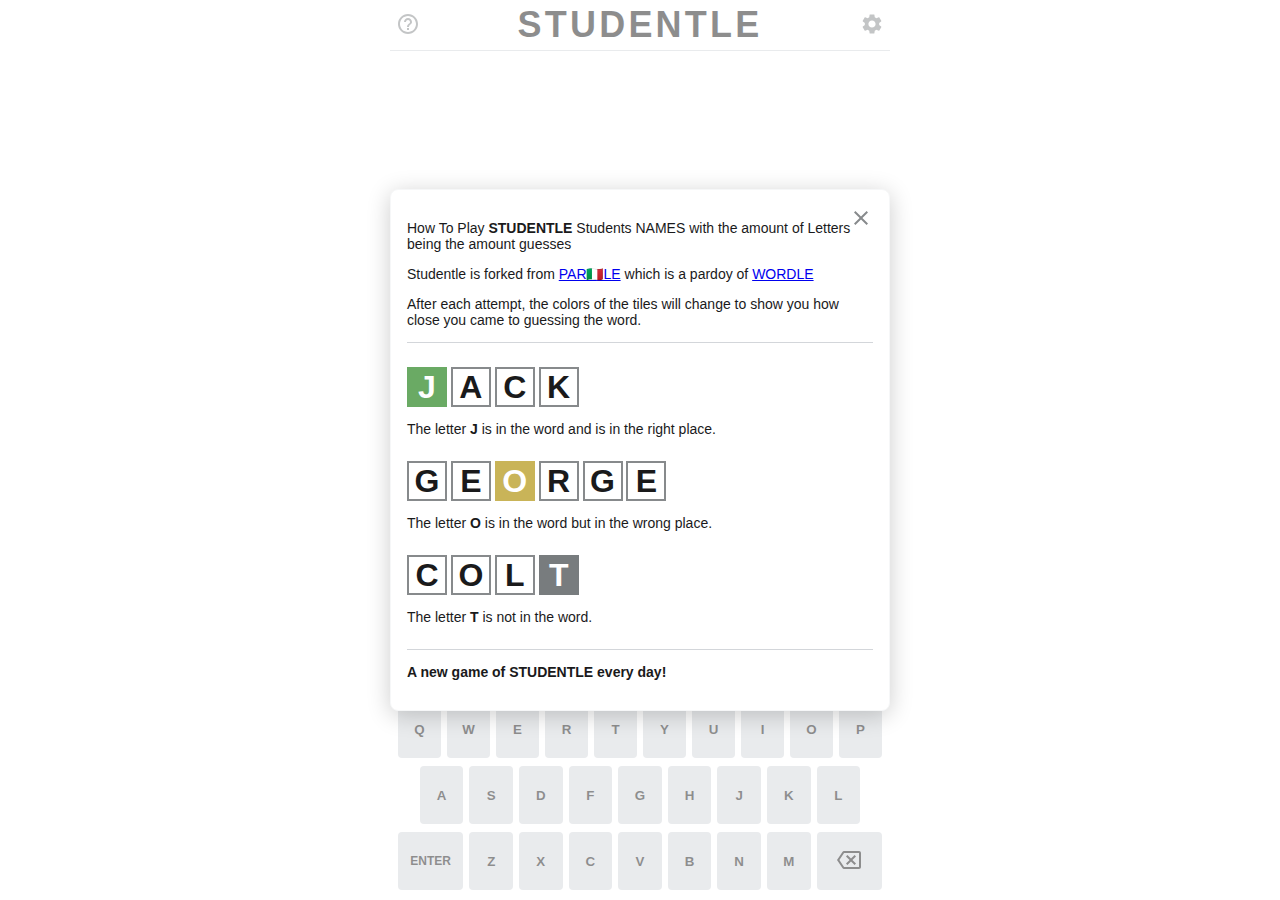
<file: help.html>
<!DOCTYPE html>
<html lang="it">
  <head>
    <meta charset="UTF-8" />
    <meta name="viewport" content="width=device-width, initial-scale=1.0, user-scalable=no" />

    <title>Studentle - Wordle But With Students</title>
    <!--<meta name="description" content="Guess the hidden word in 6 tries. A new puzzle is available each day.">-->
    <meta name="description" content="Guess the hidden student. A new puzzle is available each day.">
    
    <!-- FB Meta Tags -->
    <meta property="og:url" content="https://studentle.jackunderwood.org">
    <meta property="og:type" content="website">
    <meta property="og:title" content="Studentle - Wordle But With Students">
    <meta property="og:description" content="Guess the hidden student. A new puzzle is available each day.">
    <meta property="og:image" content="https://pietroppeter.github.io/wordle-it/images/parle_og_1200x630.png"> <!-- CHANGE LATER -->

    <!-- Twitter Meta Tags -->
    <meta name="twitter:card" content="summary_large_image">
    <meta property="twitter:domain" content="pietroppeter.github.io/wordle-it">

    <meta name="theme-color" content="#6aaa64" />
    <link rel="apple-touch-icon" sizes="180x180" href="/apple-touch-icon.png">
<link rel="icon" type="image/png" sizes="32x32" href="/favicon-32x32.png">
<link rel="icon" type="image/png" sizes="16x16" href="/favicon-16x16.png">
<link rel="manifest" href="/site.webmanifest">
    <script>
     function randomAnalytics() {
      // analytics are loaded once every X times
      const times = 20;

      // pick a random number
      var index = Math.floor(Math.random()*times);
      console.log(index)

      if (index === 0) {
        console.log("loading analytics")
        // Append JS file to head section.
        var script = document.createElement('script');
        script.defer = true
        script.setAttribute('data-domain', 'pietroppeter.github.io/wordle-it')
        script.src = 'https://plausible.io/js/plausible.js';
        document.getElementsByTagName('head')[0].appendChild(script);	
      }
      else {
        console.log("NOT loading analytics")
      }
     };
    </script>
    <style>
      /* Global Styles & Colors */
      :root {
        --green: #6aaa64;
        --darkendGreen: #538d4e;
        --yellow: #c9b458;
        --darkendYellow: #b59f3b;
        --lightGray: #d8d8d8;
        --gray: #86888a;
        --darkGray: #939598;
        --white: #fff;
        --black: #212121;
        /* Colorblind colors */
        --orange: #f5793a;
        --blue: #85c0f9;
        font-family: 'Clear Sans', 'Helvetica Neue', Arial, sans-serif;
        font-size: 16px;
        --header-height: 50px;
        --keyboard-height: 200px;
        --game-max-width: 500px;
      }
      /* Light theme colors */
      :root {
        --color-tone-1: #1a1a1b;
        --color-tone-2: #787c7e;
        --color-tone-3: #878a8c;
        --color-tone-4: #d3d6da;
        --color-tone-5: #edeff1;
        --color-tone-6: #f6f7f8;
        --color-tone-7: #ffffff;
        --opacity-50: rgba(255, 255, 255, 0.5);
      }
      /* Dark Theme Colors */
      .nightmode {
        --color-tone-1: #d7dadc;
        --color-tone-2: #818384;
        --color-tone-3: #565758;
        --color-tone-4: #3a3a3c;
        --color-tone-5: #272729;
        --color-tone-6: #1a1a1b;
        --color-tone-7: #121213;
        --opacity-50: rgba(0, 0, 0, 0.5);
      }
      /* Constant colors and colors derived from theme */
      :root,
      .nightmode {
        --color-background: var(--color-tone-7);
      }
      :root {
        --color-present: var(--yellow);
        --color-correct: var(--green);
        --color-absent: var(--color-tone-2);
        --tile-text-color: var(--color-tone-7);
        --key-text-color: var(--color-tone-1);
        --key-evaluated-text-color: var(--color-tone-7);
        --key-bg: var(--color-tone-4);
        --key-bg-present: var(--color-present);
        --key-bg-correct: var(--color-correct);
        --key-bg-absent: var(--color-absent);
        --modal-content-bg: var(--color-tone-7);
      }
      .nightmode {
        --color-present: var(--darkendYellow);
        --color-correct: var(--darkendGreen);
        --color-absent: var(--color-tone-4);
        --tile-text-color: var(--color-tone-1);
        --key-text-color: var(--color-tone-1);
        --key-evaluated-text-color: var(--color-tone-1);
        --key-bg: var(--color-tone-2);
        --key-bg-present: var(--color-present);
        --key-bg-correct: var(--color-correct);
        --key-bg-absent: var(--color-absent);
        --modal-content-bg: var(--color-tone-7);
      }
      .colorblind {
        --color-correct: var(--orange);
        --color-present: var(--blue);
        --tile-text-color: var(--white);
        --key-bg-present: var(--color-present);
        --key-bg-correct: var(--color-correct);
        --key-bg-absent: var(--color-absent);
      }
      html {
        height: 100%;
      }
      body {
        height: 100%;
        background-color: var(--color-background);
        margin: 0;
        padding: 0;
        /* Prevent scrollbar appearing on page transition */
        overflow-y: hidden;
      }
    </style>
  </head>
  <body onload="randomAnalytics();">
    <script>
      (function () {
        // Defining the hash before the main bundle allows the bundle access window.hash
        window.wordle = window.wordle || {};
        window.wordle.hash = 'parle v220317';
      })();
    </script>
    <script src="wordle-it.js"></script>
    <game-app></game-app>
  </body>
</html>
</file>
